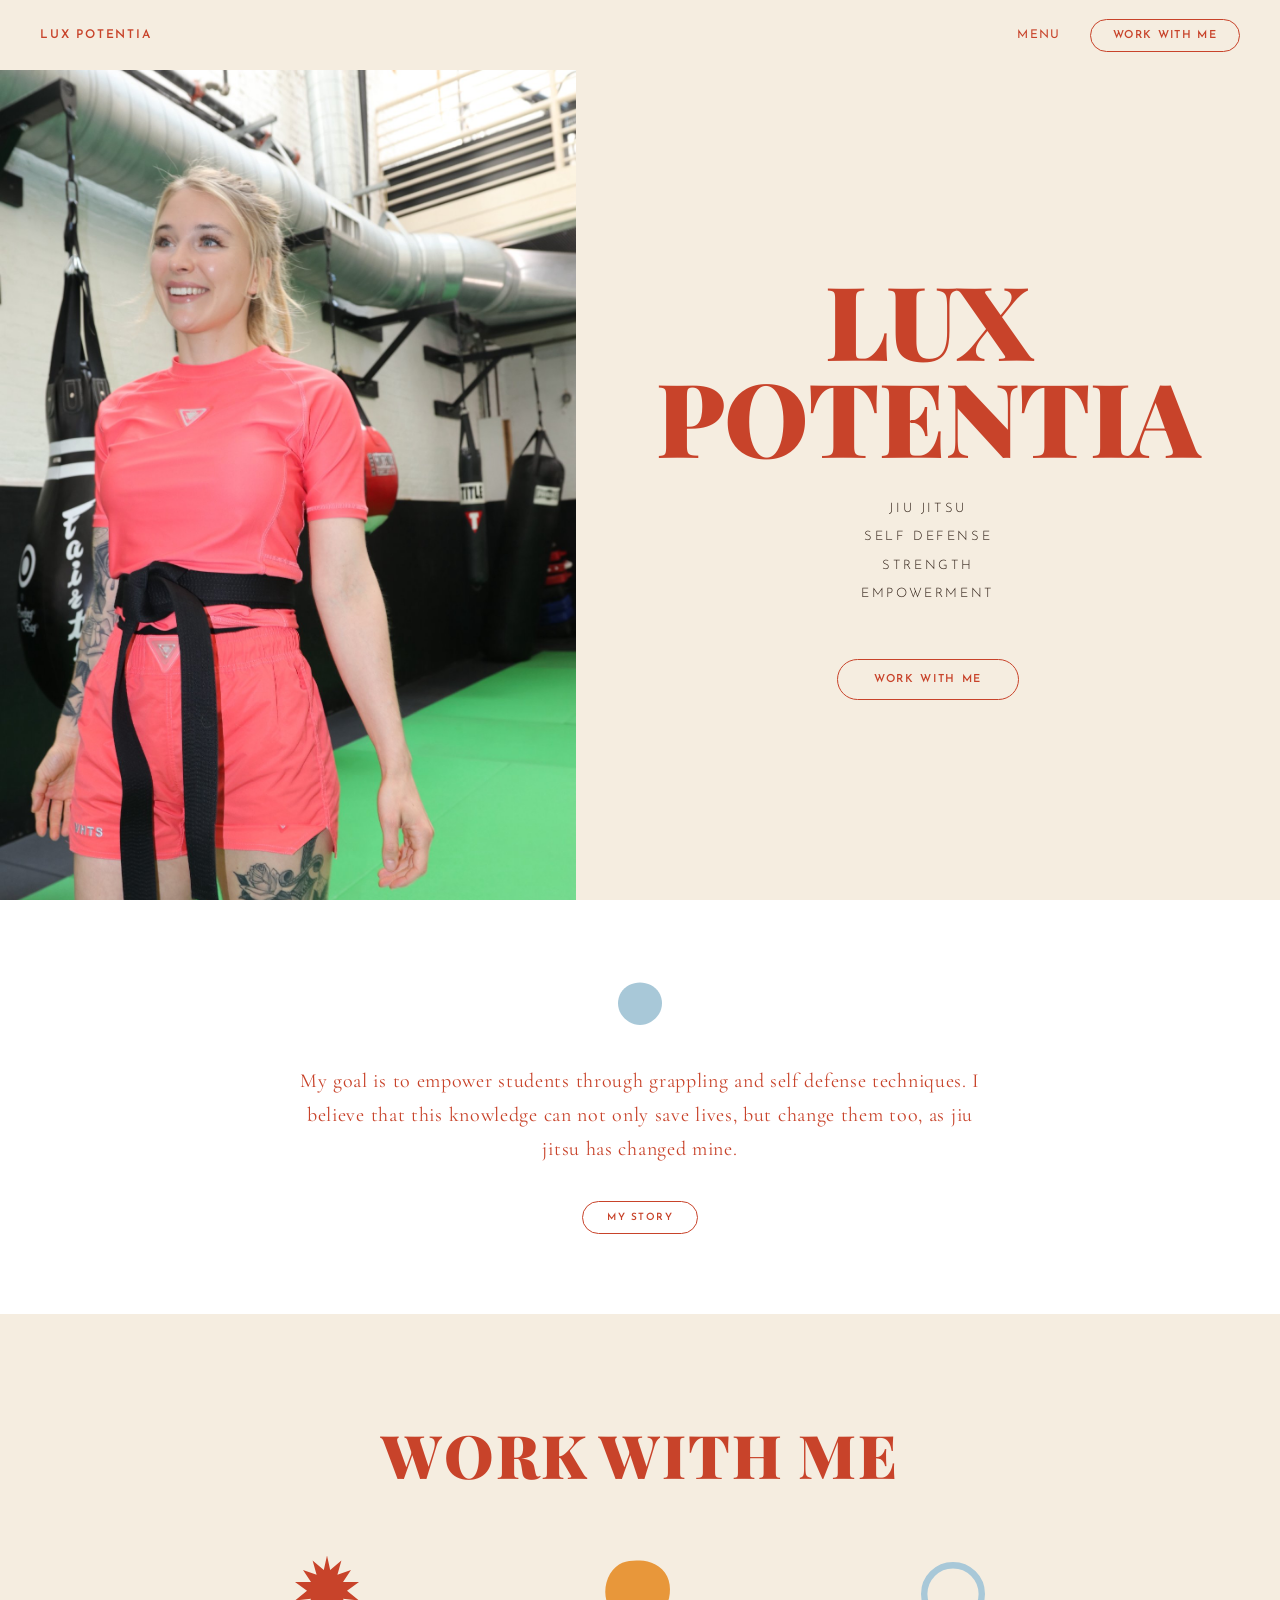
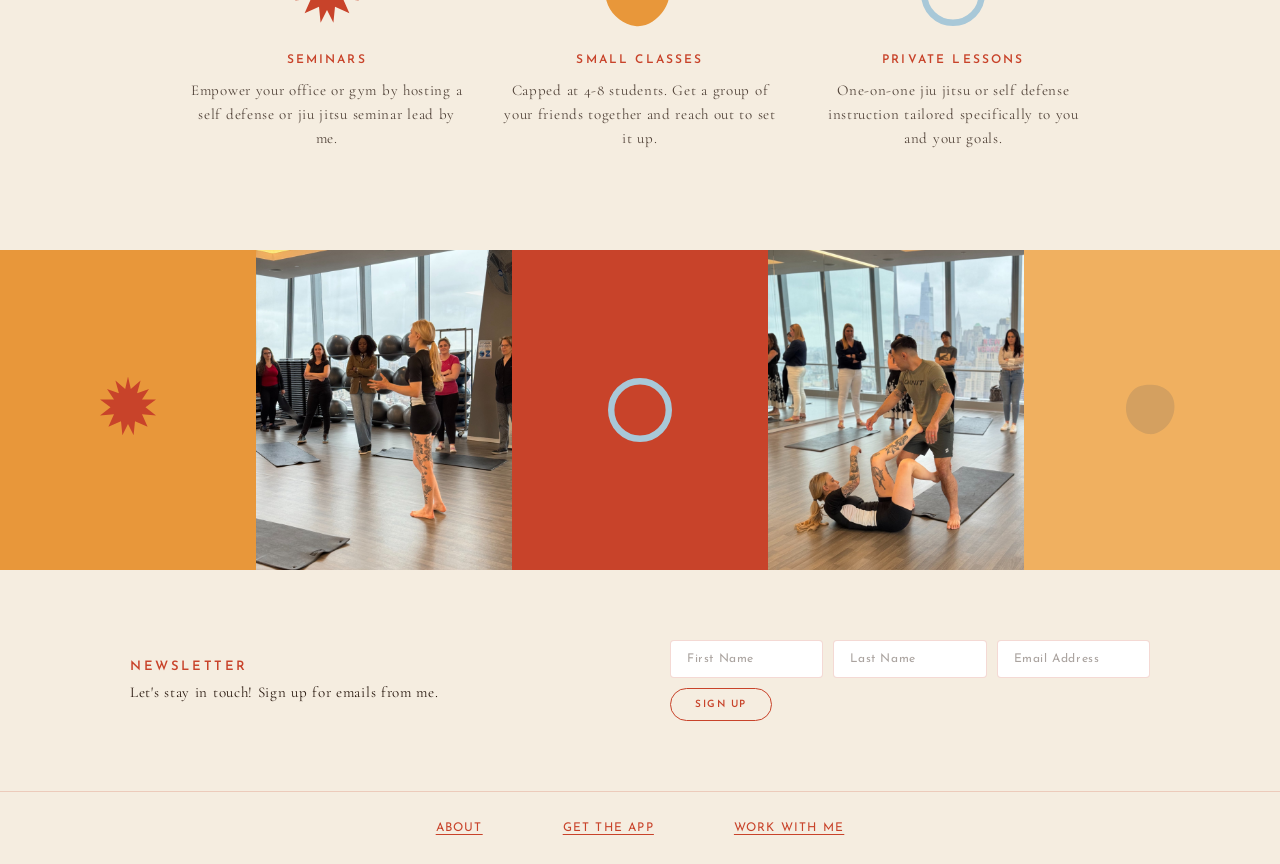
<file: index.html>
<!DOCTYPE html>
<html lang="en">
<head>
  <meta charset="UTF-8" />
  <meta name="viewport" content="width=device-width, initial-scale=1.0" />
  <title>Lux Potentia — Jiu Jitsu · Self Defense · Strength · Empowerment</title>
  <link rel="stylesheet" href="style.css" />
  <!-- Replace hero image src with your actual photo URL or local file path -->
</head>
<body>

  <!-- NAV OVERLAY -->
  <div class="nav-overlay" id="navOverlay">
    <button class="close-btn" onclick="toggleMenu()">Close</button>
    <a href="index.html">Home</a>
    <a href="about.html">About</a>
    <a href="work-with-me.html">Work With Me</a>
    <a href="courses.html">Get the App</a>
  </div>

  <!-- NAV -->
  <nav>
    <a class="nav-logo" href="index.html">Lux Potentia</a>
    <div class="nav-right">
      <button class="nav-menu-btn" onclick="toggleMenu()">Menu</button>
      <a class="nav-cta" href="work-with-me.html">Work With Me</a>
    </div>
  </nav>

  <div class="page-content">

    <!-- HERO -->
    <section class="hero">
      <div class="hero-image">
        <!-- Replace with your actual image. Save photo as images/hero-home.jpg -->
        <img src="hero-home.jpg" alt="Lux Potentia — Jiu Jitsu & Self Defense Instructor" />
      </div>
      <div class="hero-text">
        <h1 class="hero-title fade-up fade-up-delay-1">LUX<br>POTENTIA</h1>
        <p class="hero-subtitle fade-up fade-up-delay-2">
          Jiu Jitsu<br>
          Self Defense<br>
          Strength<br>
          Empowerment
        </p>
        <a href="work-with-me.html" class="btn-outline fade-up fade-up-delay-3">Work With Me</a>
      </div>
    </section>

    <!-- MISSION -->
    <section class="mission">
      <!-- Blue blob icon -->
      <svg class="mission-icon shape-blob-soft" viewBox="0 0 100 100" fill="currentColor">
        <path d="M50 5 C65 5, 80 12, 88 25 C96 38, 96 55, 88 68 C80 81, 65 90, 50 90 C35 90, 20 81, 12 68 C4 55, 4 38, 12 25 C20 12, 35 5, 50 5 Z"/>
      </svg>
      <p>My goal is to empower students through grappling and self defense techniques. I believe that this knowledge can not only save lives, but change them too, as jiu jitsu has changed mine.</p>
      <br>
      <a href="about.html" class="btn-outline btn-sm" style="margin-top:20px">My Story</a>
    </section>

    <!-- SERVICES -->
    <section class="services">
      <h2 class="section-title">WORK WITH ME</h2>
      <div class="services-grid">
        <a class="service-item" href="seminars.html" style="text-decoration:none;">
          <!-- Red burst icon -->
          <div class="service-icon">
            <svg viewBox="0 0 100 100" fill="#c8432a" width="80" height="80">
              <path d="M50 2 L54 20 L68 8 L63 26 L80 20 L70 35 L90 35 L75 46 L90 58 L70 56 L78 74 L60 66 L58 86 L50 70 L42 86 L40 66 L22 74 L30 56 L10 58 L25 46 L10 35 L30 35 L20 20 L37 26 L32 8 L46 20 Z"/>
            </svg>
          </div>
          <h3>Seminars</h3>
          <p>Empower your office or gym by hosting a self defense or jiu jitsu seminar lead by me.</p>
        </a>
        <a class="service-item" href="semiprivate.html" style="text-decoration:none;">
          <!-- Orange blob -->
          <div class="service-icon">
            <svg viewBox="0 0 100 100" fill="#e8973a" width="80" height="80">
              <path d="M50 8 C62 8, 78 15, 84 28 C90 41, 88 58, 80 70 C72 82, 58 92, 44 90 C30 88, 16 78, 10 64 C4 50, 6 32, 16 20 C26 8, 38 8, 50 8 Z"/>
            </svg>
          </div>
          <h3>Small Classes</h3>
          <p>Capped at 4-8 students. Get a group of your friends together and reach out to set it up.</p>
        </a>
        <a class="service-item" href="book-session.html" style="text-decoration:none;">
          <!-- Blue ring -->
          <div class="service-icon">
            <svg viewBox="0 0 100 100" width="80" height="80">
              <circle cx="50" cy="50" r="36" fill="none" stroke="#a8c8d8" stroke-width="8"/>
            </svg>
          </div>
          <h3>Private Lessons</h3>
          <p>One-on-one jiu jitsu or self defense instruction tailored specifically to you and your goals.</p>
        </a>
      </div>
    </section>

    <!-- PHOTO STRIP -->
    <div class="photo-strip">
      <div class="photo-strip-item color-block color-orange">
        <svg viewBox="0 0 100 100" fill="#c8432a" width="70" height="70">
          <path d="M50 2 L54 20 L68 8 L63 26 L80 20 L70 35 L90 35 L75 46 L90 58 L70 56 L78 74 L60 66 L58 86 L50 70 L42 86 L40 66 L22 74 L30 56 L10 58 L25 46 L10 35 L30 35 L20 20 L37 26 L32 8 L46 20 Z"/>
        </svg>
      </div>
      <div class="photo-strip-item">
        <img src="seminar-1.jpg" alt="Teaching a seminar" />
      </div>
      <div class="photo-strip-item color-block color-red">
        <svg viewBox="0 0 100 100" width="80" height="80">
          <circle cx="50" cy="50" r="36" fill="none" stroke="#a8c8d8" stroke-width="8"/>
        </svg>
      </div>
      <div class="photo-strip-item">
        <img src="seminar-2.jpg" alt="Seminar demo" />
      </div>
      <div class="photo-strip-item color-block color-orange-light">
        <svg viewBox="0 0 100 100" fill="#d4a060" width="60" height="60">
          <path d="M50 8 C62 8, 78 15, 84 28 C90 41, 88 58, 80 70 C72 82, 58 92, 44 90 C30 88, 16 78, 10 64 C4 50, 6 32, 16 20 C26 8, 38 8, 50 8 Z"/>
        </svg>
      </div>
    </div>

    <!-- NEWSLETTER -->
    <div class="newsletter">
      <div class="newsletter-text">
        <h3>Newsletter</h3>
        <p>Let's stay in touch! Sign up for emails from me.</p>
      </div>
      <form class="newsletter-form" onsubmit="return false;">
        <input type="text" placeholder="First Name" />
        <input type="text" placeholder="Last Name" />
        <input type="email" placeholder="Email Address" />
        <button type="submit" class="btn-outline btn-sm">Sign Up</button>
      </form>
    </div>

    <!-- FOOTER -->
    <footer>
      <a href="about.html">About</a>
      <a href="courses.html">Get the App</a>
      <a href="work-with-me.html">Work With Me</a>
    </footer>

  </div>

  <script src="nav.js"></script>
</body>
</html>
</file>
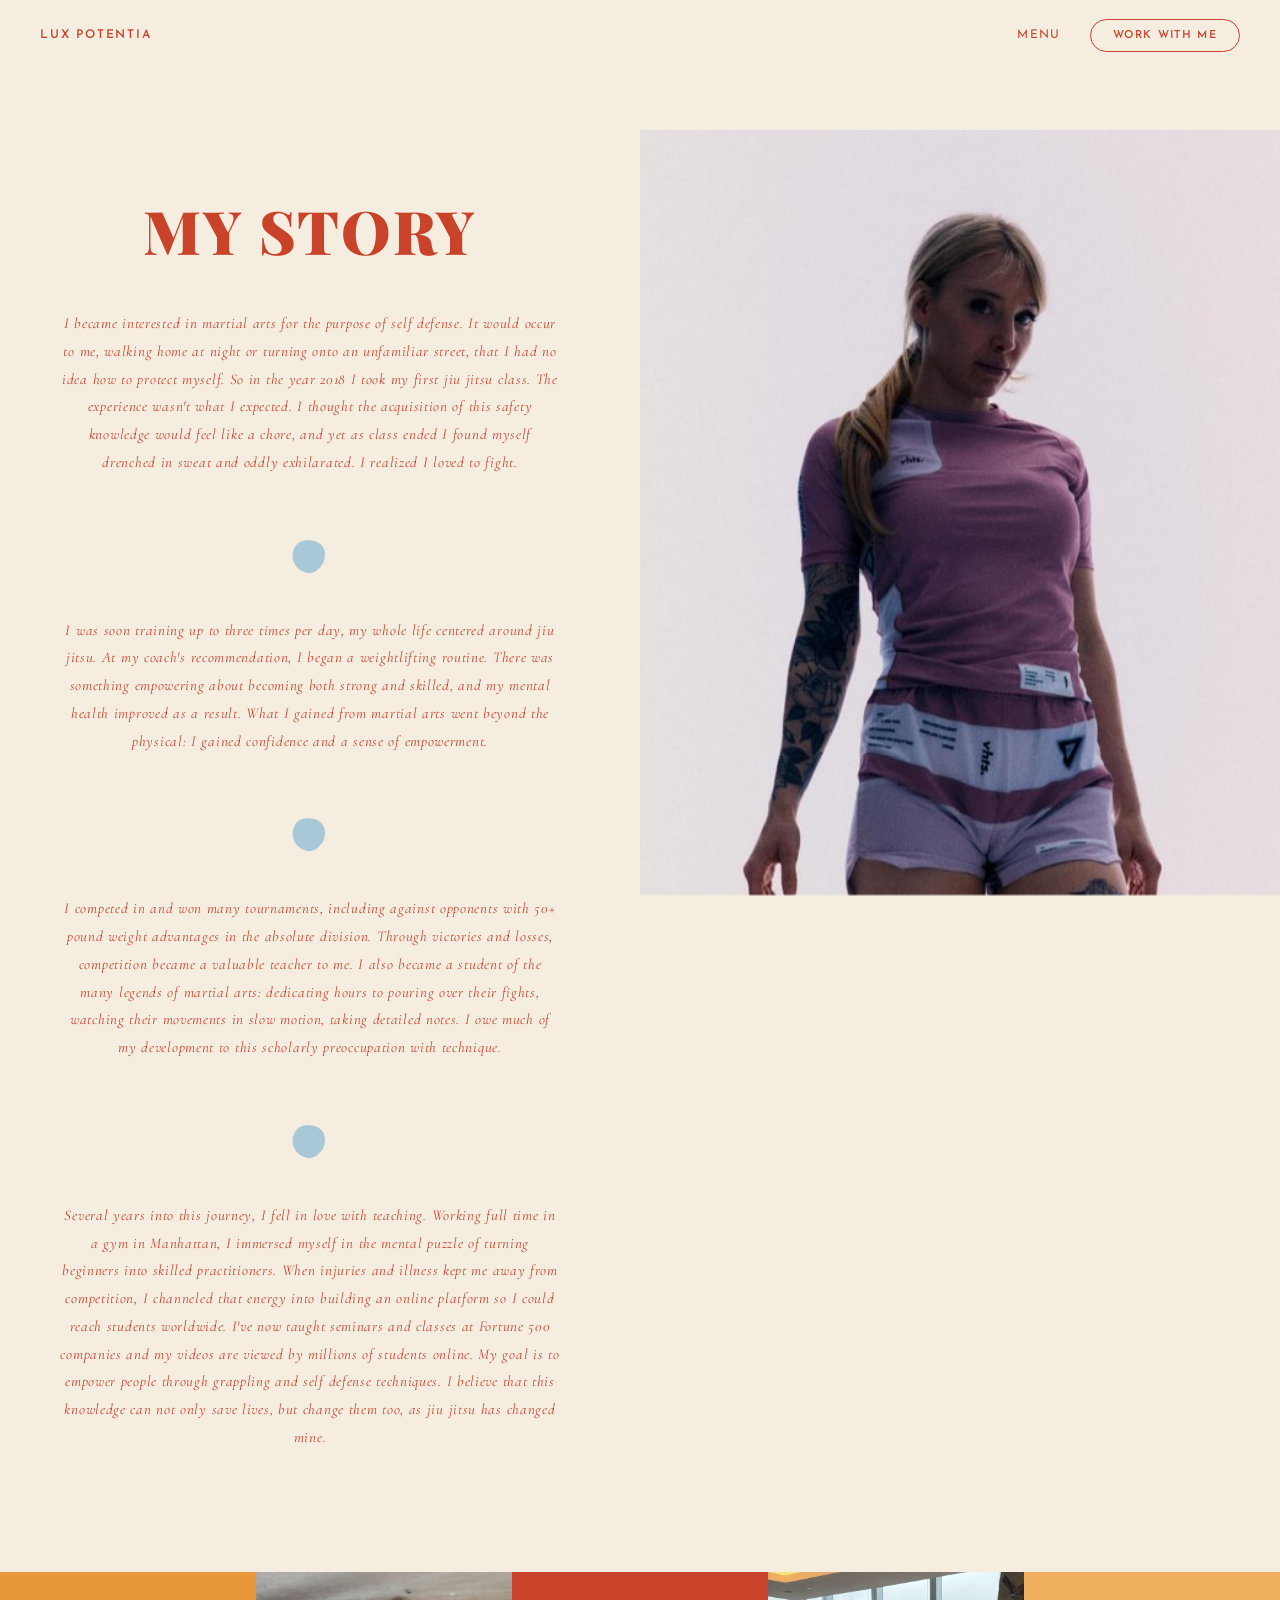
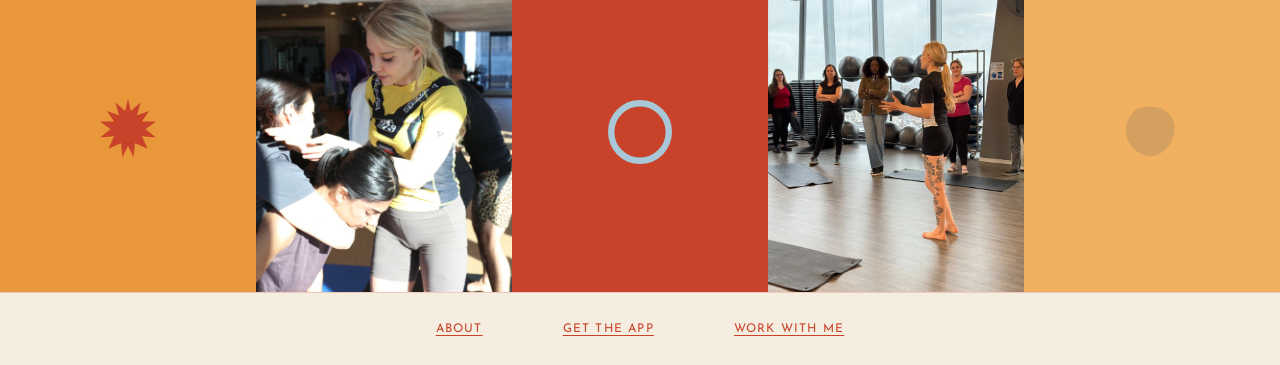
<file: about.html>
<!DOCTYPE html>
<html lang="en">
<head>
  <meta charset="UTF-8" />
  <meta name="viewport" content="width=device-width, initial-scale=1.0" />
  <title>My Story — Lux Potentia</title>
  <link rel="stylesheet" href="style.css" />
</head>
<body>

  <!-- NAV OVERLAY -->
  <div class="nav-overlay" id="navOverlay">
    <button class="close-btn" onclick="toggleMenu()">Close</button>
    <a href="index.html">Home</a>
    <a href="about.html">About</a>
    <a href="work-with-me.html">Work With Me</a>
    <a href="courses.html">Get the App</a>
  </div>

  <!-- NAV -->
  <nav>
    <a class="nav-logo" href="index.html">Lux Potentia</a>
    <div class="nav-right">
      <button class="nav-menu-btn" onclick="toggleMenu()">Menu</button>
      <a class="nav-cta" href="work-with-me.html">Work With Me</a>
    </div>
  </nav>

  <div class="page-content">

    <!-- ABOUT HERO -->
    <section class="about-hero">
      <div class="about-text-col">
        <h1 class="section-title fade-up fade-up-delay-1">MY STORY</h1>

        <div class="story-block fade-up fade-up-delay-2">
          <p>I became interested in martial arts for the purpose of self defense. It would occur to me, walking home at night or turning onto an unfamiliar street, that I had no idea how to protect myself. So in the year 2018 I took my first jiu jitsu class. The experience wasn't what I expected. I thought the acquisition of this safety knowledge would feel like a chore, and yet as class ended I found myself drenched in sweat and oddly exhilarated. I realized I loved to fight.</p>
        </div>

        <svg class="shape-divider shape-blob-soft" viewBox="0 0 100 100" fill="currentColor">
          <path d="M50 8 C62 8, 78 15, 84 28 C90 41, 88 58, 80 70 C72 82, 58 92, 44 90 C30 88, 16 78, 10 64 C4 50, 6 32, 16 20 C26 8, 38 8, 50 8 Z"/>
        </svg>

        <div class="story-block">
          <p>I was soon training up to three times per day, my whole life centered around jiu jitsu. At my coach's recommendation, I began a weightlifting routine. There was something empowering about becoming both strong and skilled, and my mental health improved as a result. What I gained from martial arts went beyond the physical: I gained confidence and a sense of empowerment.</p>
        </div>

        <svg class="shape-divider shape-blob-soft" viewBox="0 0 100 100" fill="currentColor">
          <path d="M50 8 C62 8, 78 15, 84 28 C90 41, 88 58, 80 70 C72 82, 58 92, 44 90 C30 88, 16 78, 10 64 C4 50, 6 32, 16 20 C26 8, 38 8, 50 8 Z"/>
        </svg>

        <div class="story-block">
          <p>I competed in and won many tournaments, including against opponents with 50+ pound weight advantages in the absolute division. Through victories and losses, competition became a valuable teacher to me. I also became a student of the many legends of martial arts: dedicating hours to pouring over their fights, watching their movements in slow motion, taking detailed notes. I owe much of my development to this scholarly preoccupation with technique.</p>
        </div>

        <svg class="shape-divider shape-blob-soft" viewBox="0 0 100 100" fill="currentColor">
          <path d="M50 8 C62 8, 78 15, 84 28 C90 41, 88 58, 80 70 C72 82, 58 92, 44 90 C30 88, 16 78, 10 64 C4 50, 6 32, 16 20 C26 8, 38 8, 50 8 Z"/>
        </svg>

        <div class="story-block">
          <p>Several years into this journey, I fell in love with teaching. Working full time in a gym in Manhattan, I immersed myself in the mental puzzle of turning beginners into skilled practitioners. When injuries and illness kept me away from competition, I channeled that energy into building an online platform so I could reach students worldwide. I've now taught seminars and classes at Fortune 500 companies and my videos are viewed by millions of students online. My goal is to empower people through grappling and self defense techniques. I believe that this knowledge can not only save lives, but change them too, as jiu jitsu has changed mine.</p>
        </div>
      </div>

      <div class="about-image-col">
        <!-- Replace with your actual image -->
        <img src="about-hero.jpg" alt="Lux Potentia — BJJ Black Belt" />
      </div>
    </section>

    <!-- PHOTO STRIP -->
    <div class="photo-strip">
      <div class="photo-strip-item color-block color-orange">
        <svg viewBox="0 0 100 100" fill="#c8432a" width="70" height="70">
          <path d="M50 2 L54 20 L68 8 L63 26 L80 20 L70 35 L90 35 L75 46 L90 58 L70 56 L78 74 L60 66 L58 86 L50 70 L42 86 L40 66 L22 74 L30 56 L10 58 L25 46 L10 35 L30 35 L20 20 L37 26 L32 8 L46 20 Z"/>
        </svg>
      </div>
      <div class="photo-strip-item">
        <img src="semiprivate-1.jpg" alt="Teaching students" />
      </div>
      <div class="photo-strip-item color-block color-red">
        <svg viewBox="0 0 100 100" width="80" height="80">
          <circle cx="50" cy="50" r="36" fill="none" stroke="#a8c8d8" stroke-width="8"/>
        </svg>
      </div>
      <div class="photo-strip-item">
        <img src="seminar-1.jpg" alt="Seminar" />
      </div>
      <div class="photo-strip-item color-block color-orange-light">
        <svg viewBox="0 0 100 100" fill="#d4a060" width="60" height="60">
          <path d="M50 8 C62 8, 78 15, 84 28 C90 41, 88 58, 80 70 C72 82, 58 92, 44 90 C30 88, 16 78, 10 64 C4 50, 6 32, 16 20 C26 8, 38 8, 50 8 Z"/>
        </svg>
      </div>
    </div>

    <!-- FOOTER -->
    <footer>
      <a href="about.html">About</a>
      <a href="courses.html">Get the App</a>
      <a href="work-with-me.html">Work With Me</a>
    </footer>

  </div>

  <script src="nav.js"></script>
</body>
</html>
</file>
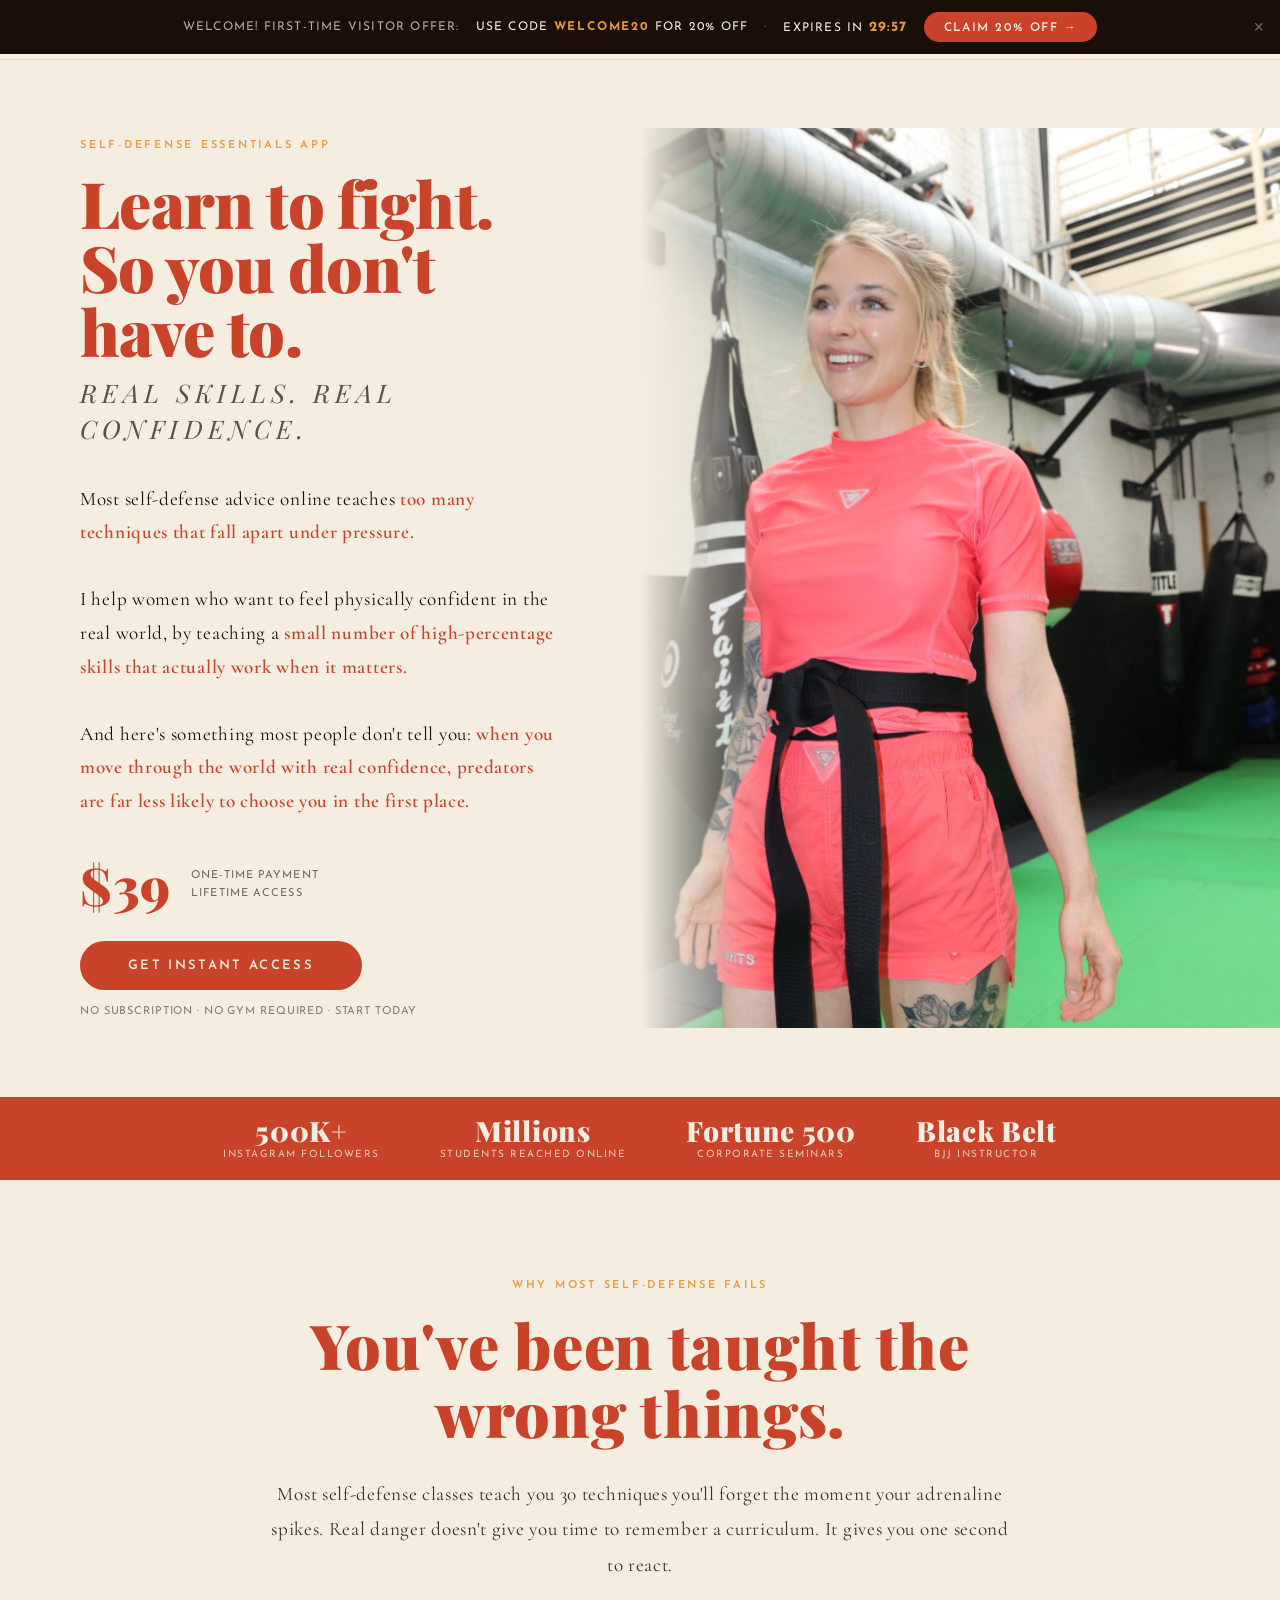
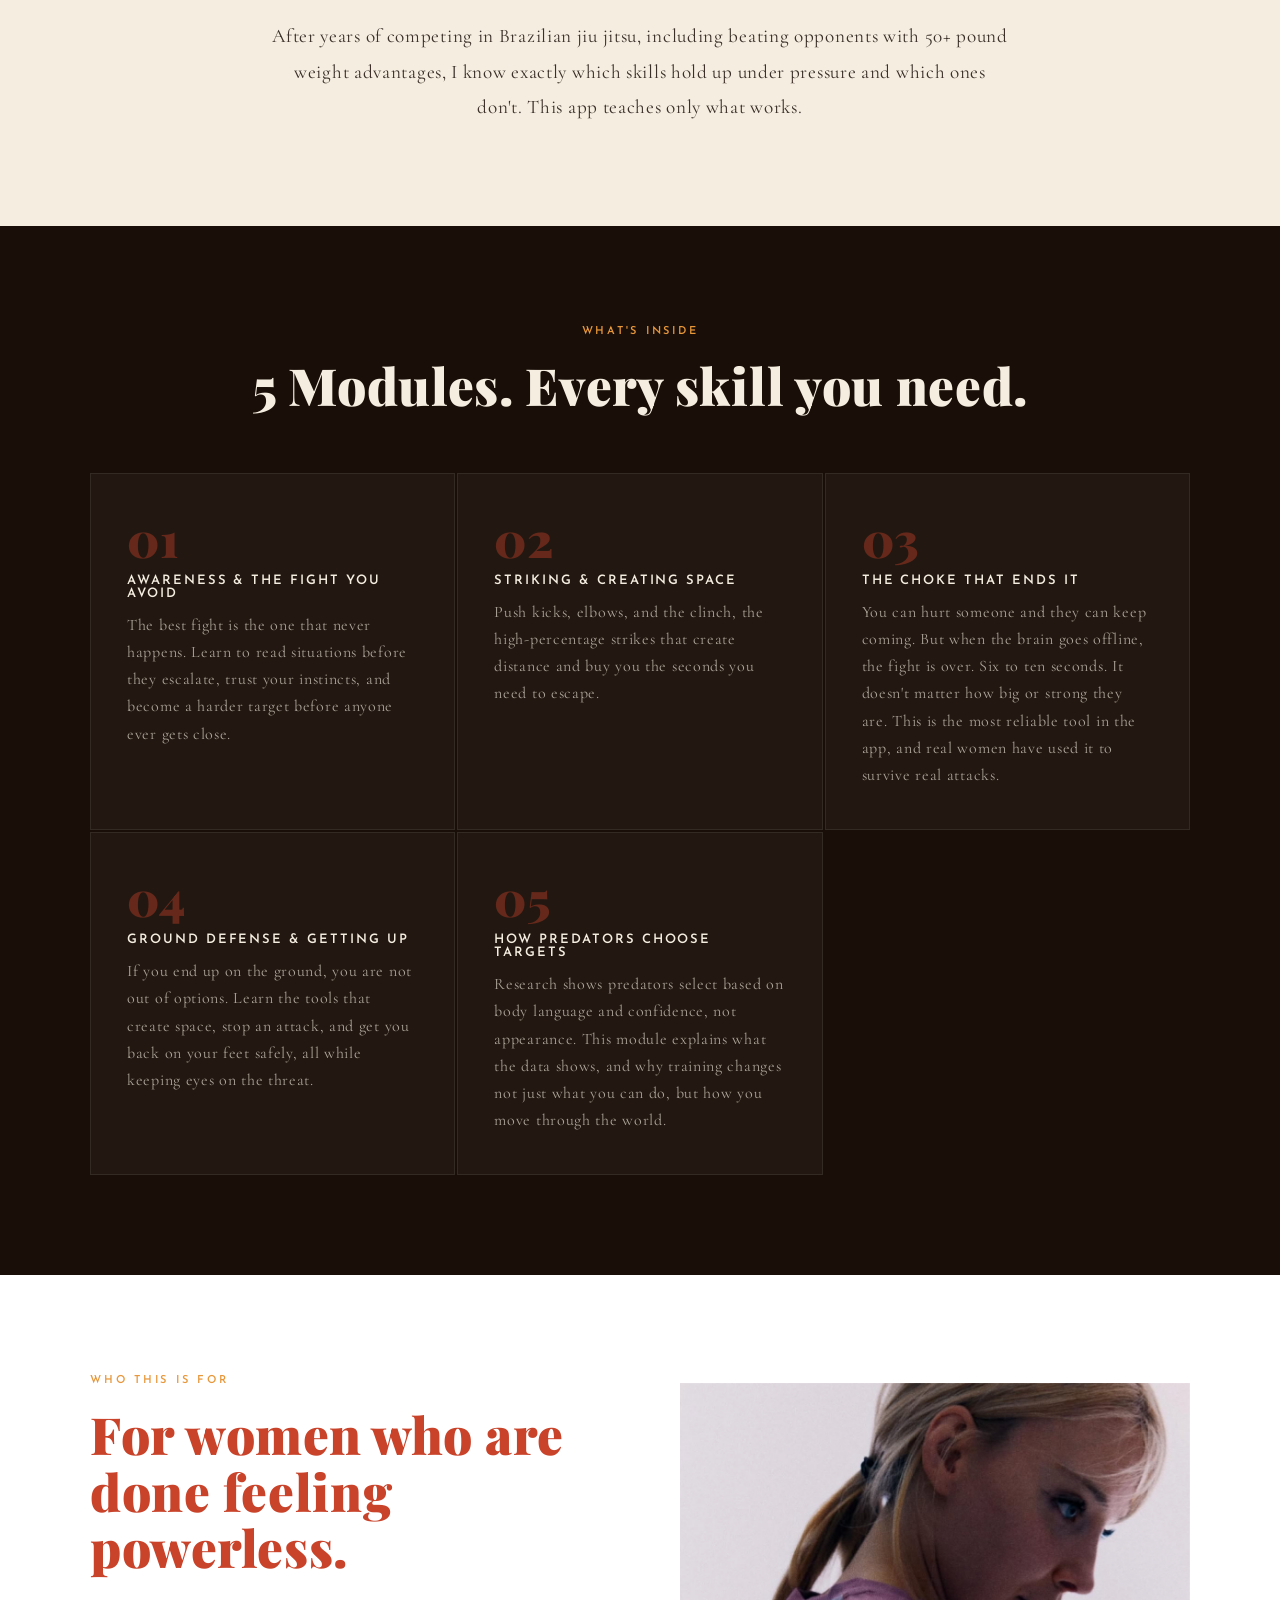
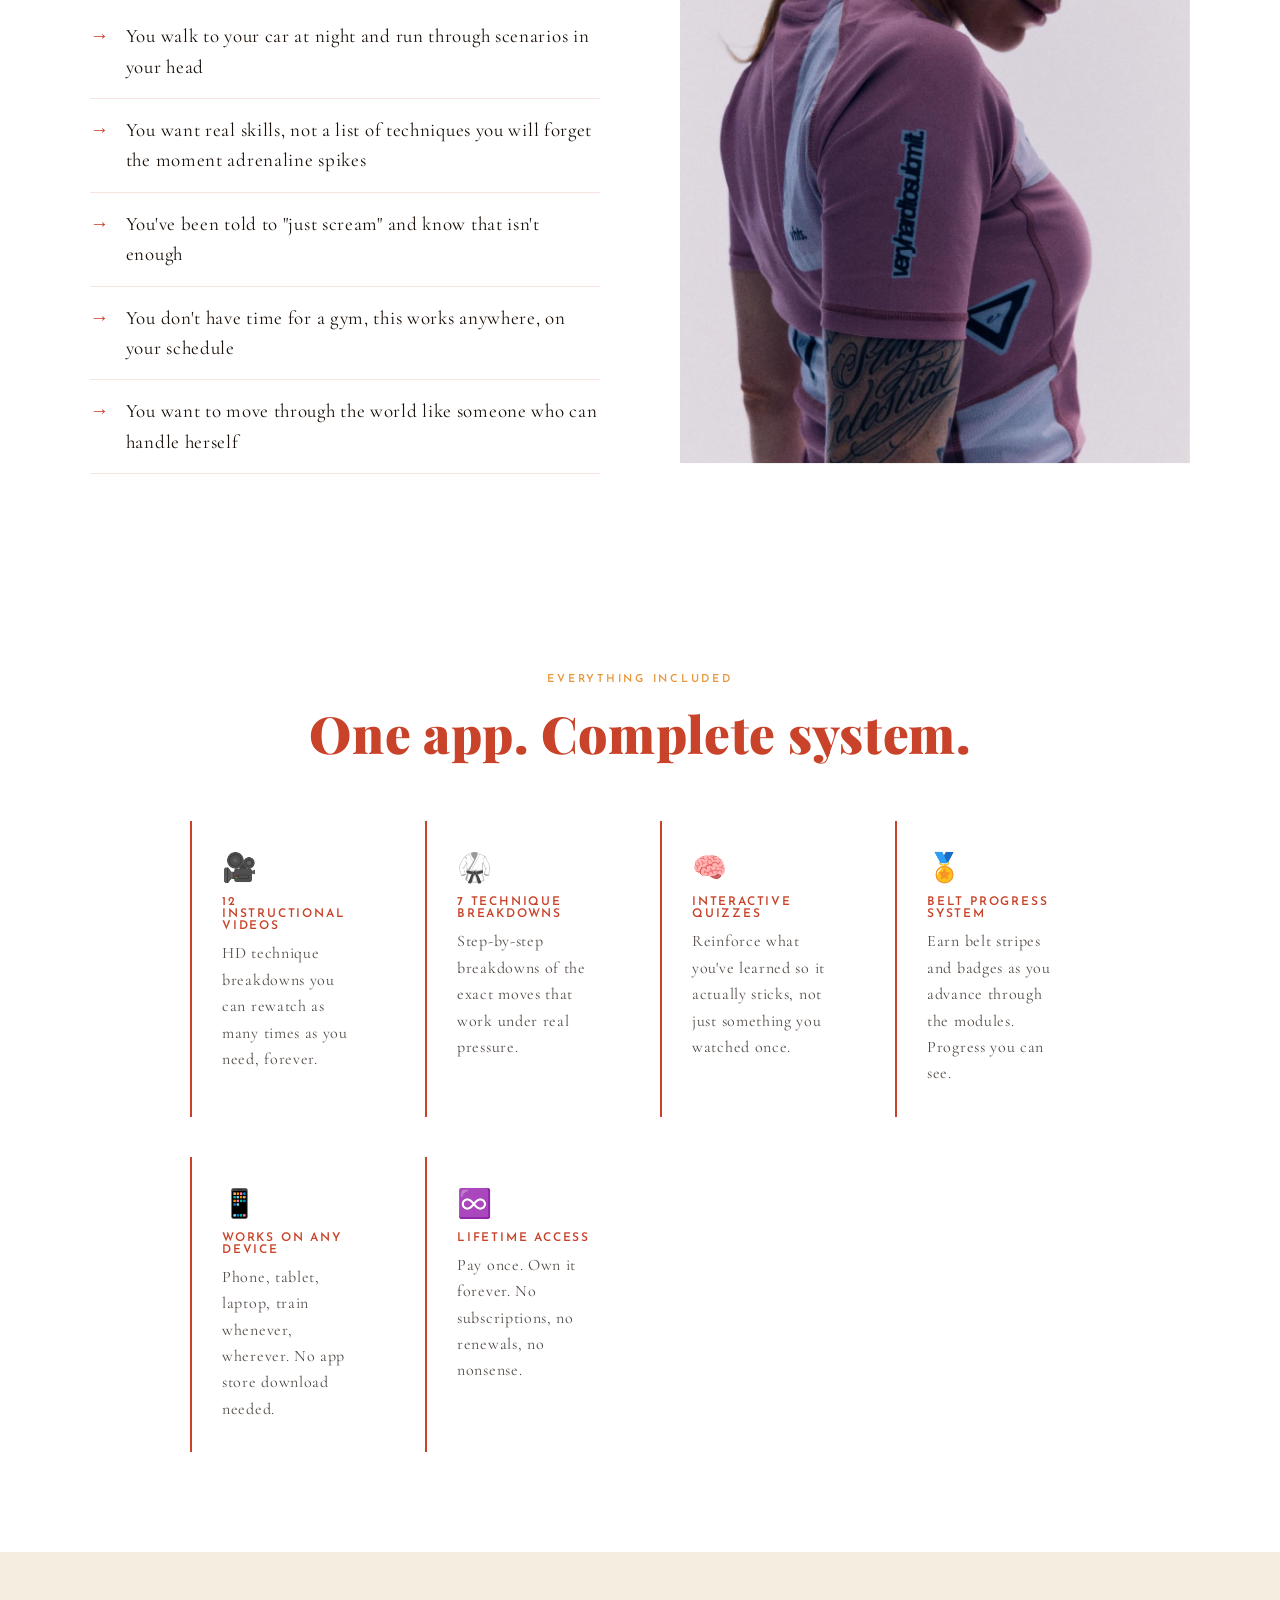
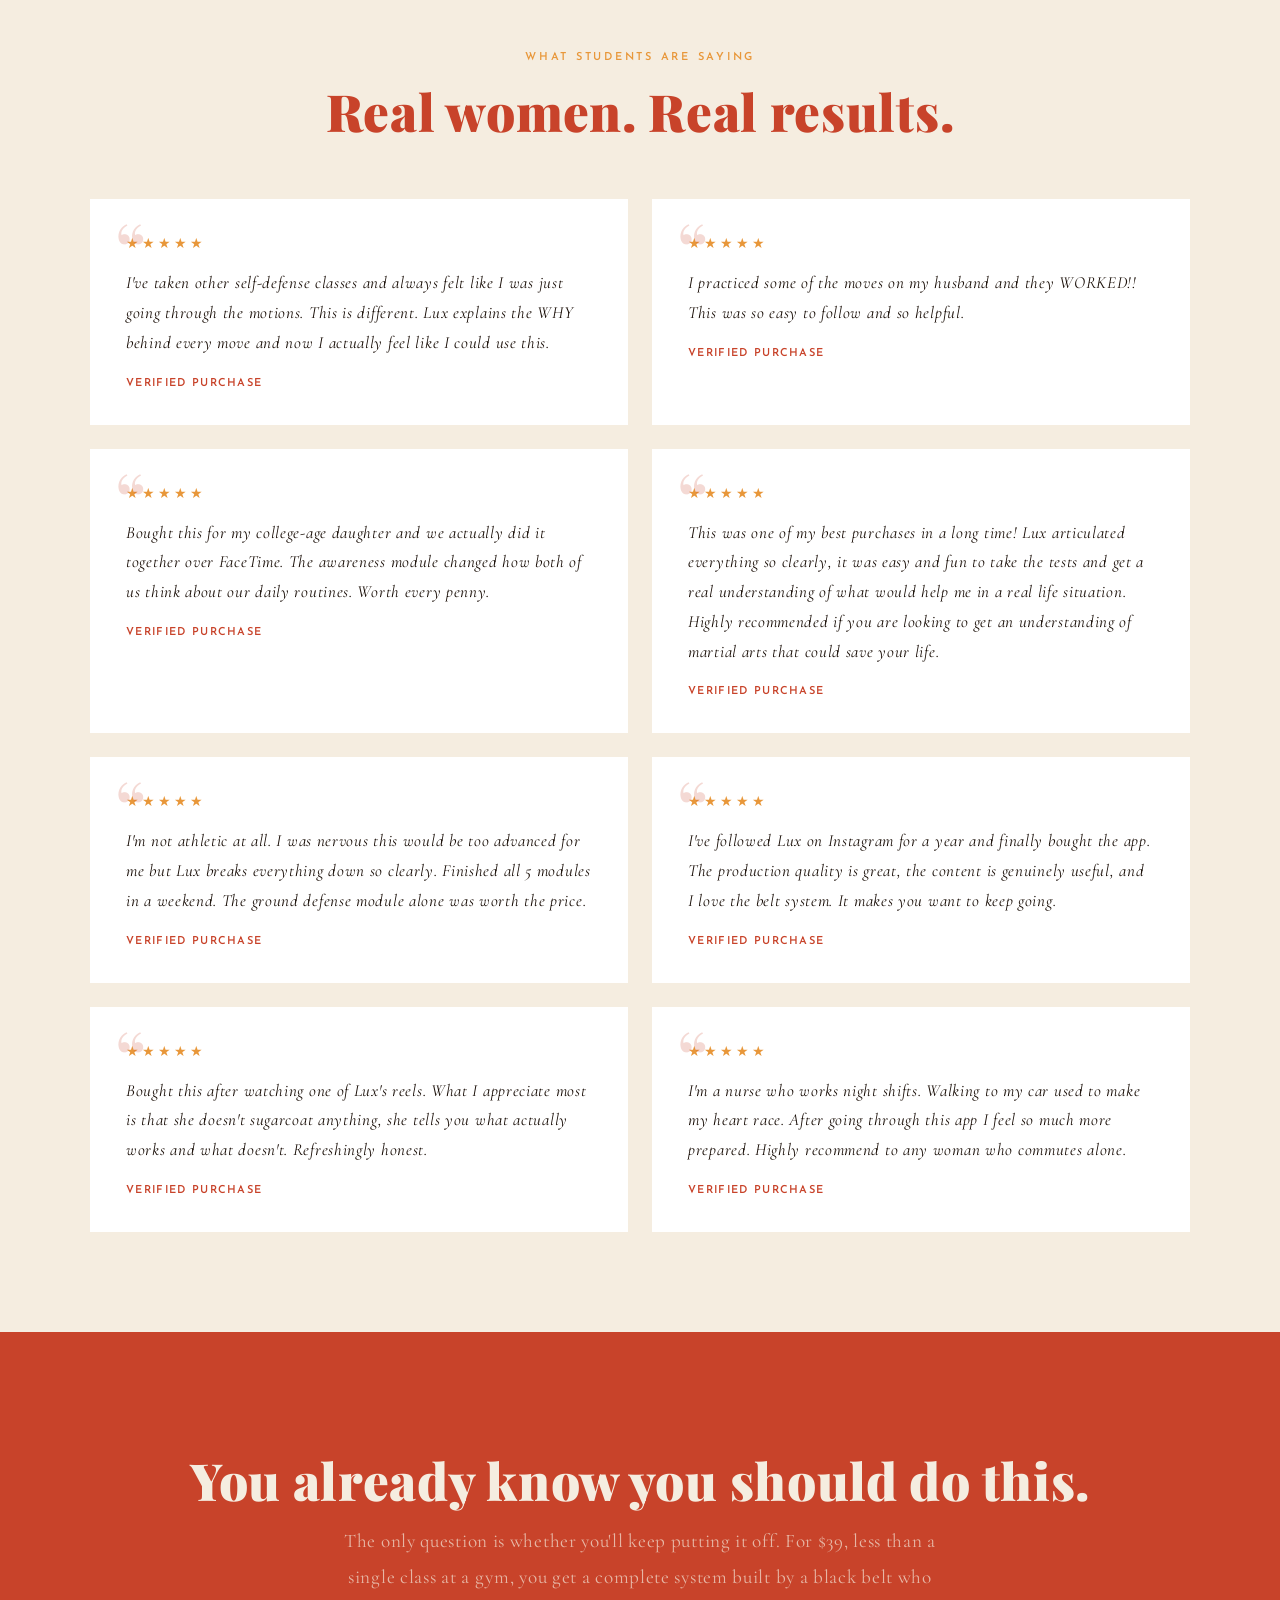
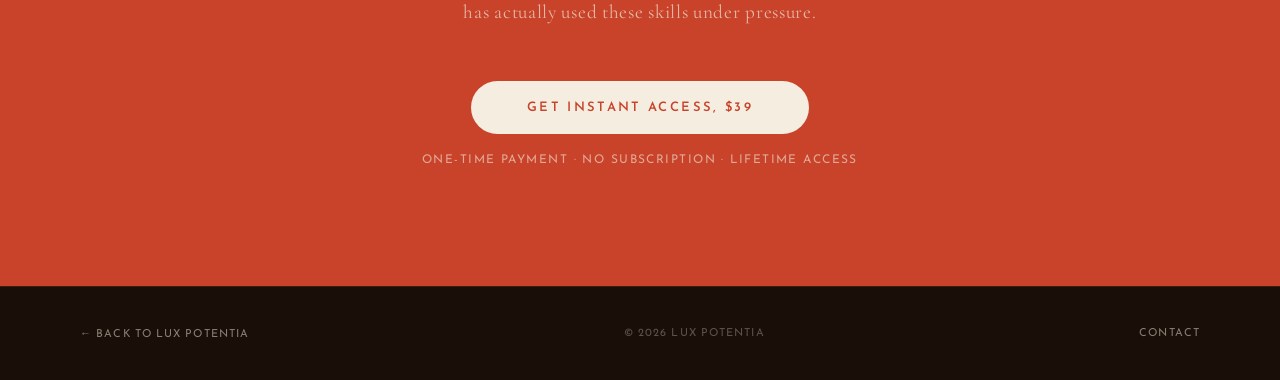
<file: app.html>
<!DOCTYPE html>
<html lang="en">
<head>
  <meta charset="UTF-8" />
  <meta name="viewport" content="width=device-width, initial-scale=1.0" />
  <title>Self-Defense Essentials, Lux Potentia</title>
  <link rel="stylesheet" href="style.css" />
  <link href="https://fonts.googleapis.com/css2?family=Playfair+Display:ital,wght@0,400;0,700;0,900;1,400;1,700&family=Josefin+Sans:wght@300;400;600&family=Cormorant+Garamond:ital,wght@0,400;0,500;1,400&display=swap" rel="stylesheet">
  <!-- Gumroad overlay script -->
  <script src="https://gumroad.com/js/gumroad.js"></script>

  <style>
    /* ---- SALES PAGE SPECIFIC STYLES ---- */
    * { margin: 0; padding: 0; box-sizing: border-box; }

    :root {
      --cream: #f5ede0;
      --red: #c8432a;
      --dark: #1a0f08;
      --orange: #e8973a;
      --blue: #a8c8d8;
      --white: #ffffff;
    }

    body {
      background: var(--cream);
      font-family: 'Josefin Sans', sans-serif;
      color: var(--dark);
      overflow-x: hidden;
    }

    /* ---- TOP NAV ---- */
    .sales-nav {
      position: fixed;
      top: 0; left: 0; right: 0;
      z-index: 100;
      display: flex;
      align-items: center;
      justify-content: space-between;
      padding: 0 40px;
      height: 60px;
      background: var(--cream);
      border-bottom: 1px solid rgba(200,67,42,0.15);
    }
    .sales-nav a {
      font-size: 11px;
      font-weight: 600;
      letter-spacing: 0.15em;
      color: var(--red);
      text-decoration: none;
      text-transform: uppercase;
    }
    .sales-nav .buy-nav {
      border: 1.5px solid var(--red);
      border-radius: 30px;
      padding: 8px 20px;
      transition: all 0.3s;
    }
    .sales-nav .buy-nav:hover {
      background: var(--red);
      color: var(--cream);
    }

    /* ---- HERO ---- */
    .hero {
      min-height: 100vh;
      padding-top: 60px;
      display: grid;
      grid-template-columns: 1fr 1fr;
      align-items: center;
    }

    .hero-left {
      padding: 80px 60px 80px 80px;
      animation: fadeUp 0.9s ease forwards;
    }

    .eyebrow {
      font-size: 11px;
      font-weight: 600;
      letter-spacing: 0.25em;
      color: var(--orange);
      text-transform: uppercase;
      margin-bottom: 20px;
      display: block;
    }

    .hero-title {
      font-family: 'Playfair Display', serif;
      font-size: clamp(42px, 5vw, 72px);
      font-weight: 900;
      color: var(--red);
      line-height: 1.0;
      margin-bottom: 12px;
    }

    .hero-subtitle {
      font-family: 'Playfair Display', serif;
      font-size: clamp(18px, 2vw, 26px);
      font-weight: 400;
      font-style: italic;
      color: var(--dark);
      opacity: 0.7;
      margin-bottom: 36px;
      line-height: 1.4;
    }

    .hero-problem {
      font-family: 'Cormorant Garamond', serif;
      font-size: clamp(16px, 1.5vw, 20px);
      line-height: 1.75;
      color: var(--dark);
      margin-bottom: 40px;
      max-width: 480px;
    }

    .hero-problem strong {
      color: var(--red);
      font-weight: 600;
    }

    .price-block {
      display: flex;
      align-items: center;
      gap: 20px;
      margin-bottom: 30px;
    }

    .price {
      font-family: 'Playfair Display', serif;
      font-size: 52px;
      font-weight: 900;
      color: var(--red);
      line-height: 1;
    }

    .price-note {
      font-size: 11px;
      letter-spacing: 0.1em;
      color: var(--dark);
      opacity: 0.6;
      text-transform: uppercase;
      line-height: 1.6;
    }

    .btn-buy {
      display: inline-block;
      background: var(--red);
      color: var(--cream) !important;
      font-family: 'Josefin Sans', sans-serif;
      font-size: 13px;
      font-weight: 600;
      letter-spacing: 0.18em;
      text-transform: uppercase;
      text-decoration: none;
      padding: 18px 48px;
      border-radius: 50px;
      transition: all 0.3s ease;
      border: none;
      cursor: pointer;
    }

    .btn-buy:hover {
      background: var(--dark);
      transform: translateY(-2px);
      box-shadow: 0 8px 30px rgba(200,67,42,0.3);
    }

    .guarantee {
      margin-top: 16px;
      font-size: 11px;
      letter-spacing: 0.08em;
      color: var(--dark);
      opacity: 0.5;
      text-transform: uppercase;
    }

    .hero-right {
      position: relative;
      height: 100vh;
      overflow: hidden;
    }

    .hero-right img {
      width: 100%;
      height: 100%;
      object-fit: cover;
      object-position: center 25%;
    }

    .hero-right::after {
      content: '';
      position: absolute;
      inset: 0;
      background: linear-gradient(to right, var(--cream) 0%, transparent 20%);
    }

    /* ---- SOCIAL PROOF BAR ---- */
    .proof-bar {
      background: var(--red);
      padding: 20px 40px;
      display: flex;
      justify-content: center;
      gap: 60px;
      flex-wrap: wrap;
    }

    .proof-item {
      text-align: center;
      color: var(--cream);
    }

    .proof-num {
      font-family: 'Playfair Display', serif;
      font-size: 28px;
      font-weight: 900;
      display: block;
      line-height: 1;
    }

    .proof-label {
      font-size: 10px;
      letter-spacing: 0.15em;
      text-transform: uppercase;
      opacity: 0.8;
      margin-top: 4px;
      display: block;
    }

    /* ---- PROBLEM SECTION ---- */
    .problem-section {
      padding: 100px 80px;
      max-width: 900px;
      margin: 0 auto;
      text-align: center;
    }

    .section-label {
      font-size: 11px;
      font-weight: 600;
      letter-spacing: 0.25em;
      color: var(--orange);
      text-transform: uppercase;
      margin-bottom: 20px;
      display: block;
    }

    .section-heading {
      font-family: 'Playfair Display', serif;
      font-size: clamp(30px, 4vw, 52px);
      font-weight: 900;
      color: var(--red);
      line-height: 1.1;
      margin-bottom: 30px;
    }

    .section-body {
      font-family: 'Cormorant Garamond', serif;
      font-size: clamp(17px, 1.5vw, 21px);
      line-height: 1.85;
      color: var(--dark);
      opacity: 0.85;
    }

    /* ---- WHAT YOU GET ---- */
    .modules-section {
      background: var(--dark);
      padding: 100px 80px;
    }

    .modules-section .section-label { color: var(--orange); }
    .modules-section .section-heading { color: var(--cream); margin-bottom: 60px; }

    .modules-grid {
      display: grid;
      grid-template-columns: repeat(auto-fit, minmax(280px, 1fr));
      gap: 2px;
      max-width: 1100px;
      margin: 0 auto;
    }

    .module-card {
      background: rgba(255,255,255,0.04);
      border: 1px solid rgba(255,255,255,0.08);
      padding: 40px 36px;
      transition: background 0.3s;
    }

    .module-card:hover {
      background: rgba(200,67,42,0.12);
    }

    .module-num {
      font-family: 'Playfair Display', serif;
      font-size: 48px;
      font-weight: 900;
      color: var(--red);
      opacity: 0.4;
      line-height: 1;
      margin-bottom: 12px;
    }

    .module-title {
      font-family: 'Josefin Sans', sans-serif;
      font-size: 13px;
      font-weight: 600;
      letter-spacing: 0.15em;
      color: var(--cream);
      text-transform: uppercase;
      margin-bottom: 12px;
    }

    .module-desc {
      font-family: 'Cormorant Garamond', serif;
      font-size: 16px;
      color: rgba(245,237,224,0.65);
      line-height: 1.7;
    }

    /* ---- WHO IT'S FOR ---- */
    .for-section {
      padding: 100px 80px;
      display: grid;
      grid-template-columns: 1fr 1fr;
      gap: 80px;
      max-width: 1100px;
      margin: 0 auto;
      align-items: center;
    }

    .for-list {
      list-style: none;
      margin-top: 30px;
    }

    .for-list li {
      font-family: 'Cormorant Garamond', serif;
      font-size: 19px;
      color: var(--dark);
      line-height: 1.6;
      padding: 16px 0;
      border-bottom: 1px solid rgba(200,67,42,0.15);
      display: flex;
      gap: 16px;
      align-items: flex-start;
    }

    .for-list li::before {
      content: '→';
      color: var(--red);
      font-family: 'Josefin Sans', sans-serif;
      flex-shrink: 0;
      margin-top: 2px;
    }

    .for-image {
      position: relative;
    }

    .for-image img {
      width: 100%;
      aspect-ratio: 3/4;
      object-fit: cover;
      object-position: top;
    }

    .for-image::before {
      content: '';
      position: absolute;
      inset: -12px;
      border: 2px solid var(--red);
      opacity: 0.3;
      z-index: -1;
    }

    /* ---- WHAT'S INSIDE ---- */
    .inside-section {
      background: white;
      padding: 100px 80px;
      text-align: center;
    }

    .features-grid {
      display: grid;
      grid-template-columns: repeat(4, 1fr);
      gap: 40px;
      max-width: 900px;
      margin: 60px auto 0;
      text-align: left;
    }

    .feature {
      padding: 30px;
      border-left: 2px solid var(--red);
    }

    .feature-icon {
      font-size: 28px;
      margin-bottom: 12px;
      display: block;
    }

    .feature-title {
      font-family: 'Josefin Sans', sans-serif;
      font-size: 12px;
      font-weight: 600;
      letter-spacing: 0.15em;
      color: var(--red);
      text-transform: uppercase;
      margin-bottom: 8px;
    }

    .feature-desc {
      font-family: 'Cormorant Garamond', serif;
      font-size: 16px;
      color: var(--dark);
      opacity: 0.75;
      line-height: 1.65;
    }

    /* ---- REVIEWS ---- */
    .reviews-section {
      padding: 100px 80px;
      background: var(--cream);
    }

    .reviews-grid {
      display: grid;
      grid-template-columns: repeat(3, 1fr);
      gap: 24px;
      max-width: 1100px;
      margin: 60px auto 0;
    }

    .review-card {
      background: white;
      padding: 36px;
      position: relative;
    }

    .review-card::before {
      content: '\201C';
      font-family: 'Playfair Display', serif;
      font-size: 80px;
      color: var(--red);
      opacity: 0.2;
      position: absolute;
      top: 10px;
      left: 24px;
      line-height: 1;
    }

    .review-stars {
      color: var(--orange);
      font-size: 14px;
      letter-spacing: 3px;
      margin-bottom: 16px;
    }

    .review-text {
      font-family: 'Cormorant Garamond', serif;
      font-size: 17px;
      line-height: 1.75;
      color: var(--dark);
      margin-bottom: 20px;
      font-style: italic;
    }

    .review-author {
      font-size: 11px;
      font-weight: 600;
      letter-spacing: 0.12em;
      color: var(--red);
      text-transform: uppercase;
    }

    .review-handle {
      font-size: 11px;
      color: var(--dark);
      opacity: 0.5;
      letter-spacing: 0.05em;
      margin-top: 2px;
    }

    /* ---- CTA SECTION ---- */
    .cta-section {
      background: var(--red);
      padding: 120px 80px;
      text-align: center;
    }

    .cta-section .section-heading {
      color: var(--cream);
      margin-bottom: 16px;
    }

    .cta-section .section-body {
      color: rgba(245,237,224,0.8);
      max-width: 600px;
      margin: 0 auto 50px;
    }

    .btn-buy-light {
      display: inline-block;
      background: var(--cream);
      color: var(--red) !important;
      font-family: 'Josefin Sans', sans-serif;
      font-size: 13px;
      font-weight: 600;
      letter-spacing: 0.18em;
      text-transform: uppercase;
      text-decoration: none;
      padding: 20px 56px;
      border-radius: 50px;
      transition: all 0.3s ease;
      cursor: pointer;
      border: none;
    }

    .btn-buy-light:hover {
      background: var(--dark);
      color: var(--cream) !important;
      transform: translateY(-2px);
    }

    .cta-price {
      margin-top: 20px;
      color: rgba(245,237,224,0.6);
      font-size: 12px;
      letter-spacing: 0.12em;
      text-transform: uppercase;
    }

    /* ---- FOOTER ---- */
    .sales-footer {
      background: var(--dark);
      padding: 40px 80px;
      display: flex;
      justify-content: space-between;
      align-items: center;
      flex-wrap: wrap;
      gap: 20px;
    }

    .sales-footer a {
      font-size: 11px;
      letter-spacing: 0.1em;
      color: rgba(245,237,224,0.5);
      text-decoration: none;
      text-transform: uppercase;
    }

    .sales-footer a:hover { color: var(--cream); }

    /* ---- ANIMATIONS ---- */
    @keyframes fadeUp {
      from { opacity: 0; transform: translateY(24px); }
      to { opacity: 1; transform: translateY(0); }
    }

    .reveal {
      opacity: 0;
      transform: translateY(30px);
      transition: opacity 0.7s ease, transform 0.7s ease;
    }

    .reveal.visible {
      opacity: 1;
      transform: translateY(0);
    }

    /* ---- RESPONSIVE ---- */
    @media (max-width: 900px) {
      .hero { grid-template-columns: 1fr; }
      .hero-right { height: 100vw; max-height: 600px; }
      .hero-right img { object-position: center 10%; }
      .hero-left { padding: 40px 24px; }
      .problem-section { padding: 60px 24px; }
      .modules-section { padding: 60px 24px; }
      .for-section { grid-template-columns: 1fr; padding: 60px 24px; gap: 40px; }
      .for-image { display: none; }
      .inside-section { padding: 60px 24px; }
      .features-grid { grid-template-columns: 1fr; }
      .reviews-section { padding: 60px 24px; }
      .reviews-grid { grid-template-columns: 1fr; }
      .cta-section { padding: 80px 24px; }
      .sales-footer { padding: 30px 24px; flex-direction: column; text-align: center; }
      .proof-bar { gap: 30px; }
      .sales-nav { padding: 0 20px; }
    }
  </style>
</head>
<body>

  <!-- DISCOUNT BANNER -->
  <div id="discountBanner" style="display:none; position:fixed; top:0; left:0; right:0; z-index:1000; background:var(--dark); color:var(--cream); padding:12px 24px; display:flex; align-items:center; justify-content:center; gap:16px; flex-wrap:wrap; font-family:'Josefin Sans',sans-serif; font-size:12px; letter-spacing:0.1em; text-transform:uppercase;">
    <span style="opacity:0.7;">Welcome! First-time visitor offer:</span>
    <span>Use code <strong style="color:var(--orange); letter-spacing:0.15em;">WELCOME20</strong> for 20% off</span>
    <span style="opacity:0.5;">·</span>
    <span>Expires in <strong id="timerDisplay" style="color:var(--orange); font-size:14px; font-variant-numeric:tabular-nums;">30:00</strong></span>
    <a href="https://luxjits.gumroad.com/l/essentials?code=WELCOME20" data-gumroad-overlay-checkout="true" style="background:var(--red); color:var(--cream); padding:8px 20px; border-radius:20px; text-decoration:none; font-weight:600; letter-spacing:0.12em; white-space:nowrap; transition:background 0.2s;">Claim 20% Off →</a>
    <button onclick="document.getElementById('discountBanner').style.display='none'" style="position:absolute; right:16px; background:none; border:none; color:rgba(245,237,224,0.4); font-size:18px; cursor:pointer; line-height:1;">×</button>
  </div>


  <!-- NAV -->
  <nav class="sales-nav">
    <a href="index.html">← Lux Potentia</a>
    <a class="buy-nav gumroad-button" href="https://luxjits.gumroad.com/l/essentials?code=WELCOME20" data-gumroad-overlay-checkout="true">Get the App, $39</a>
  </nav>

  <!-- HERO -->
  <section class="hero">
    <div class="hero-left">
      <span class="eyebrow">Self-Defense Essentials App</span>
      <h1 class="hero-title">Learn to fight.<br>So you don't<br>have to.</h1>
      <p class="hero-subtitle">Real skills. Real confidence.</p>
      <p class="hero-problem">
        Most self-defense advice online teaches <strong>too many techniques that fall apart under pressure.</strong>
        <br><br>
        I help women who want to feel physically confident in the real world, by teaching a <strong>small number of high-percentage skills that actually work when it matters.</strong>
        <br><br>
        And here's something most people don't tell you: <strong>when you move through the world with real confidence, predators are far less likely to choose you in the first place.</strong>
      </p>
      <div class="price-block">
        <span class="price">$39</span>
        <span class="price-note">One-time payment<br>Lifetime access</span>
      </div>
      <a class="btn-buy gumroad-button" href="https://luxjits.gumroad.com/l/essentials?code=WELCOME20" data-gumroad-overlay-checkout="true">Get Instant Access</a>
      <p class="guarantee">No subscription · No gym required · Start today</p>
    </div>
    <div class="hero-right">
      <!-- Replace with your best photo -->
      <img src="hero-home.jpg" alt="Lux Potentia Self Defense" />
    </div>
  </section>

  <!-- SOCIAL PROOF BAR -->
  <div class="proof-bar">
    <div class="proof-item">
      <span class="proof-num">500K+</span>
      <span class="proof-label">Instagram Followers</span>
    </div>
    <div class="proof-item">
      <span class="proof-num">Millions</span>
      <span class="proof-label">Students Reached Online</span>
    </div>
    <div class="proof-item">
      <span class="proof-num">Fortune 500</span>
      <span class="proof-label">Corporate Seminars</span>
    </div>
    <div class="proof-item">
      <span class="proof-num">Black Belt</span>
      <span class="proof-label">BJJ Instructor</span>
    </div>
  </div>



  <!-- PROBLEM -->
  <section class="problem-section reveal">
    <span class="section-label">Why most self-defense fails</span>
    <h2 class="section-heading" style="font-size:clamp(34px,5vw,62px);">You've been taught the wrong things.</h2>
    <p class="section-body">
      Most self-defense classes teach you 30 techniques you'll forget the moment your adrenaline spikes. 
      Real danger doesn't give you time to remember a curriculum. It gives you one second to react.<br><br>
      After years of competing in Brazilian jiu jitsu, including beating opponents with 50+ pound weight advantages, 
      I know exactly which skills hold up under pressure and which ones don't. 
      This app teaches only what works.
    </p>
  </section>


  <!-- MODULES -->
  <section class="modules-section">
    <div style="text-align:center; margin-bottom: 60px;">
      <span class="section-label">What's inside</span>
      <h2 class="section-heading" style="color: var(--cream);">5 Modules. Every skill you need.</h2>
    </div>
    <div class="modules-grid">
      <div class="module-card reveal">
        <div class="module-num">01</div>
        <div class="module-title">Awareness & The Fight You Avoid</div>
        <p class="module-desc">The best fight is the one that never happens. Learn to read situations before they escalate, trust your instincts, and become a harder target before anyone ever gets close.</p>
      </div>
      <div class="module-card reveal">
        <div class="module-num">02</div>
        <div class="module-title">Striking & Creating Space</div>
        <p class="module-desc">Push kicks, elbows, and the clinch, the high-percentage strikes that create distance and buy you the seconds you need to escape.</p>
      </div>
      <div class="module-card reveal">
        <div class="module-num">03</div>
        <div class="module-title">The Choke That Ends It</div>
        <p class="module-desc">You can hurt someone and they can keep coming. But when the brain goes offline, the fight is over. Six to ten seconds. It doesn't matter how big or strong they are. This is the most reliable tool in the app, and real women have used it to survive real attacks.</p>
      </div>
      <div class="module-card reveal">
        <div class="module-num">04</div>
        <div class="module-title">Ground Defense & Getting Up</div>
        <p class="module-desc">If you end up on the ground, you are not out of options. Learn the tools that create space, stop an attack, and get you back on your feet safely, all while keeping eyes on the threat.</p>
      </div>
      <div class="module-card reveal">
        <div class="module-num">05</div>
        <div class="module-title">How Predators Choose Targets</div>
        <p class="module-desc">Research shows predators select based on body language and confidence, not appearance. This module explains what the data shows, and why training changes not just what you can do, but how you move through the world.</p>
      </div>
    </div>
  </section>

  <!-- WHO IT'S FOR -->
  <section style="padding: 100px 80px; background: white;">
    <div class="for-section" style="padding: 0; margin: 0 auto;">
      <div>
        <span class="section-label">Who this is for</span>
        <h2 class="section-heading">For women who are done feeling powerless.</h2>
        <ul class="for-list">
          <li>You walk to your car at night and run through scenarios in your head</li>
          <li>You want real skills, not a list of techniques you will forget the moment adrenaline spikes</li>
          <li>You've been told to "just scream" and know that isn't enough</li>
          <li>You don't have time for a gym, this works anywhere, on your schedule</li>
          <li>You want to move through the world like someone who can handle herself</li>
        </ul>
      </div>
      <div class="for-image">
        <img src="work-hero.jpg" alt="Lux teaching self defense" />
      </div>
    </div>
  </section>

  <!-- WHAT'S INSIDE -->
  <section class="inside-section reveal">
    <span class="section-label">Everything included</span>
    <h2 class="section-heading">One app. Complete system.</h2>
    <div class="features-grid">
      <div class="feature">
        <span class="feature-icon">🎥</span>
        <div class="feature-title">12 Instructional Videos</div>
        <p class="feature-desc">HD technique breakdowns you can rewatch as many times as you need, forever.</p>
      </div>
      <div class="feature">
        <span class="feature-icon">🥋</span>
        <div class="feature-title">7 Technique Breakdowns</div>
        <p class="feature-desc">Step-by-step breakdowns of the exact moves that work under real pressure.</p>
      </div>
      <div class="feature">
        <span class="feature-icon">🧠</span>
        <div class="feature-title">Interactive Quizzes</div>
        <p class="feature-desc">Reinforce what you've learned so it actually sticks, not just something you watched once.</p>
      </div>
      <div class="feature">
        <span class="feature-icon">🏅</span>
        <div class="feature-title">Belt Progress System</div>
        <p class="feature-desc">Earn belt stripes and badges as you advance through the modules. Progress you can see.</p>
      </div>
      <div class="feature">
        <span class="feature-icon">📱</span>
        <div class="feature-title">Works On Any Device</div>
        <p class="feature-desc">Phone, tablet, laptop, train whenever, wherever. No app store download needed.</p>
      </div>
      <div class="feature">
        <span class="feature-icon">♾️</span>
        <div class="feature-title">Lifetime Access</div>
        <p class="feature-desc">Pay once. Own it forever. No subscriptions, no renewals, no nonsense.</p>
      </div>
    </div>
  </section>

  <!-- REVIEWS -->
  <section class="reviews-section">
    <div style="text-align:center;">
      <span class="section-label">What students are saying</span>
      <h2 class="section-heading">Real women. Real results.</h2>
    </div>
    <div class="reviews-grid" style="grid-template-columns: repeat(2, 1fr);">
      <div class="review-card reveal">
        <div class="review-stars">★★★★★</div>
        <p class="review-text">I've taken other self-defense classes and always felt like I was just going through the motions. This is different. Lux explains the WHY behind every move and now I actually feel like I could use this.</p>
        <div class="review-author">Verified Purchase</div>
      </div>
      <div class="review-card reveal">
        <div class="review-stars">★★★★★</div>
        <p class="review-text">I practiced some of the moves on my husband and they WORKED!! This was so easy to follow and so helpful.</p>
        <div class="review-author">Verified Purchase</div>
      </div>
      <div class="review-card reveal">
        <div class="review-stars">★★★★★</div>
        <p class="review-text">Bought this for my college-age daughter and we actually did it together over FaceTime. The awareness module changed how both of us think about our daily routines. Worth every penny.</p>
        <div class="review-author">Verified Purchase</div>
      </div>
      <div class="review-card reveal">
        <div class="review-stars">★★★★★</div>
        <p class="review-text">This was one of my best purchases in a long time! Lux articulated everything so clearly, it was easy and fun to take the tests and get a real understanding of what would help me in a real life situation. Highly recommended if you are looking to get an understanding of martial arts that could save your life.</p>
        <div class="review-author">Verified Purchase</div>
      </div>
      <div class="review-card reveal">
        <div class="review-stars">★★★★★</div>
        <p class="review-text">I'm not athletic at all. I was nervous this would be too advanced for me but Lux breaks everything down so clearly. Finished all 5 modules in a weekend. The ground defense module alone was worth the price.</p>
        <div class="review-author">Verified Purchase</div>
      </div>
      <div class="review-card reveal">
        <div class="review-stars">★★★★★</div>
        <p class="review-text">I've followed Lux on Instagram for a year and finally bought the app. The production quality is great, the content is genuinely useful, and I love the belt system. It makes you want to keep going.</p>
        <div class="review-author">Verified Purchase</div>
      </div>
      <div class="review-card reveal">
        <div class="review-stars">★★★★★</div>
        <p class="review-text">Bought this after watching one of Lux's reels. What I appreciate most is that she doesn't sugarcoat anything, she tells you what actually works and what doesn't. Refreshingly honest.</p>
        <div class="review-author">Verified Purchase</div>
      </div>
      <div class="review-card reveal">
        <div class="review-stars">★★★★★</div>
        <p class="review-text">I'm a nurse who works night shifts. Walking to my car used to make my heart race. After going through this app I feel so much more prepared. Highly recommend to any woman who commutes alone.</p>
        <div class="review-author">Verified Purchase</div>
      </div>
    </div>
    <!-- To add your real reviews: replace the review-text, review-author, and review-handle content above -->
  </section>


  <!-- FINAL CTA -->
  <section class="cta-section">
    <h2 class="section-heading" style="font-family:'Playfair Display',serif; font-size: clamp(32px,4vw,58px); font-weight:900;">You already know you should do this.</h2>
    <p class="section-body">
      The only question is whether you'll keep putting it off.
      For $39, less than a single class at a gym, you get a complete system built by a black belt who has actually used these skills under pressure.
    </p>
    <a class="btn-buy-light gumroad-button" href="https://luxjits.gumroad.com/l/essentials?code=WELCOME20" data-gumroad-overlay-checkout="true">Get Instant Access, $39</a>
    <p class="cta-price">One-time payment · No subscription · Lifetime access</p>
  </section>

  <!-- FOOTER -->
  <footer class="sales-footer">
    <a href="index.html">← Back to Lux Potentia</a>
    <span style="color: rgba(245,237,224,0.3); font-size:11px; letter-spacing:0.1em;">© 2026 LUX POTENTIA</span>
    <a href="mailto:luxjits@gmail.com">Contact</a>
  </footer>

  <script>
    // Scroll reveal
    const reveals = document.querySelectorAll('.reveal');
    const observer = new IntersectionObserver((entries) => {
      entries.forEach((entry, i) => {
        if (entry.isIntersecting) {
          setTimeout(() => entry.target.classList.add('visible'), i * 80);
          observer.unobserve(entry.target);
        }
      });
    }, { threshold: 0.1 });
    reveals.forEach(el => observer.observe(el));
  </script>


  <script>
    // Show banner after 3 seconds
    setTimeout(() => {
      const banner = document.getElementById('discountBanner');
      if (banner) banner.style.display = 'flex';
    }, 3000);

    // 30-minute countdown timer (session-based)
    const TIMER_DURATION = 30 * 60; // 30 minutes in seconds
    const STORAGE_KEY = 'lux_timer_end';

    function getTimerEnd() {
      const stored = sessionStorage.getItem(STORAGE_KEY);
      if (stored) return parseInt(stored);
      const end = Date.now() + TIMER_DURATION * 1000;
      sessionStorage.setItem(STORAGE_KEY, end);
      return end;
    }

    const timerEnd = getTimerEnd();

    function updateTimer() {
      const remaining = Math.max(0, Math.floor((timerEnd - Date.now()) / 1000));
      const mins = Math.floor(remaining / 60).toString().padStart(2, '0');
      const secs = (remaining % 60).toString().padStart(2, '0');
      const display = document.getElementById('timerDisplay');
      if (display) display.textContent = mins + ':' + secs;

      if (remaining <= 0) {
        // Timer expired, hide banner silently
        const banner = document.getElementById('discountBanner');
        if (banner) {
          banner.style.transition = 'opacity 1s ease';
          banner.style.opacity = '0';
          setTimeout(() => banner.style.display = 'none', 1000);
        }
        clearInterval(timerInterval);
      }
    }

    const timerInterval = setInterval(updateTimer, 1000);
    updateTimer();
  </script>

</body>
</html>
</file>
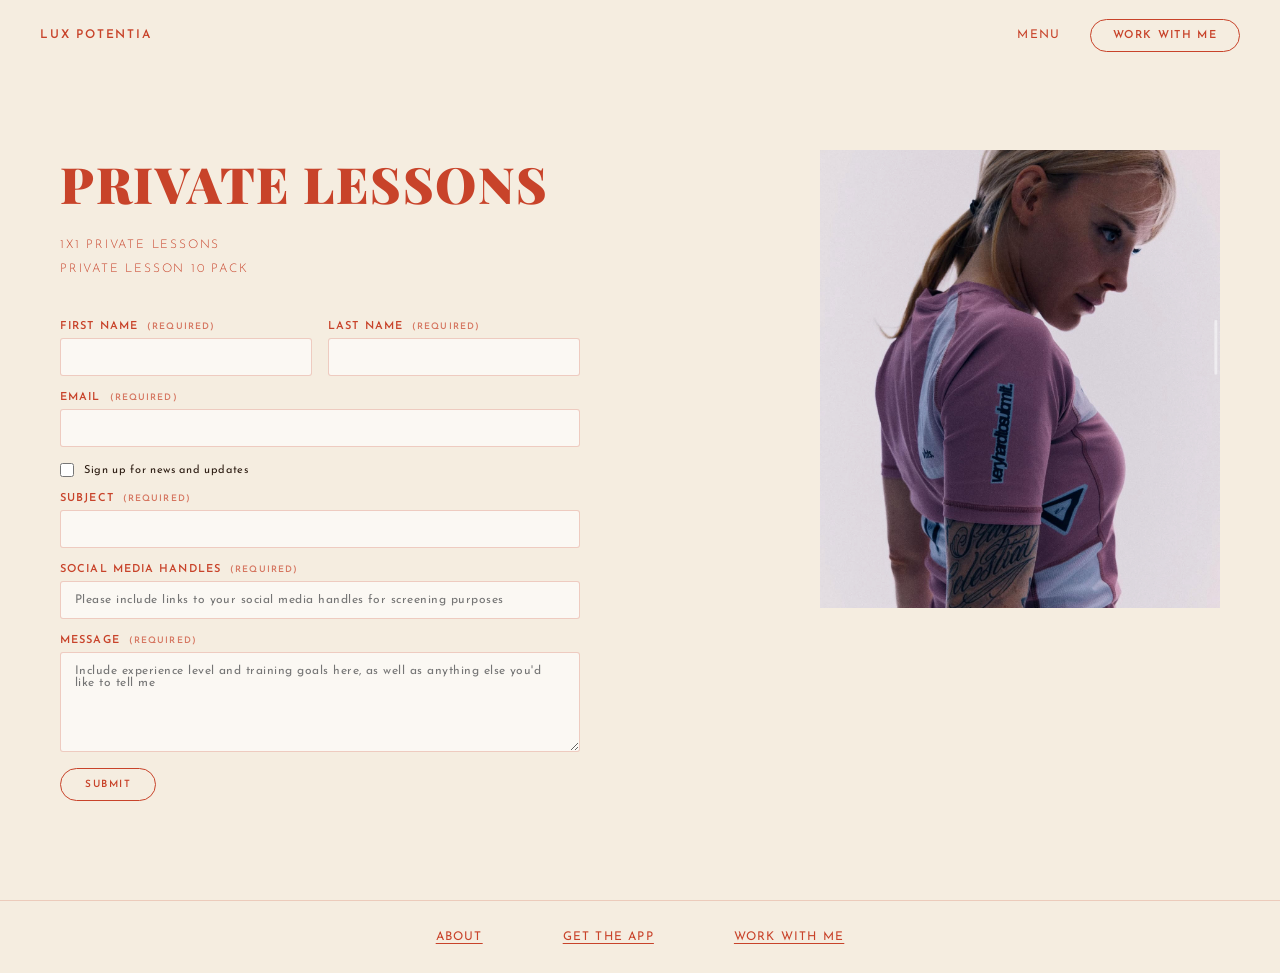
<file: book-session.html>
<!DOCTYPE html>
<html lang="en">
<head>
  <meta charset="UTF-8" />
  <meta name="viewport" content="width=device-width, initial-scale=1.0" />
  <title>Private Lessons — Lux Potentia</title>
  <link rel="stylesheet" href="style.css" />
</head>
<body>

  <!-- NAV OVERLAY -->
  <div class="nav-overlay" id="navOverlay">
    <button class="close-btn" onclick="toggleMenu()">Close</button>
    <a href="index.html">Home</a>
    <a href="about.html">About</a>
    <a href="work-with-me.html">Work With Me</a>
    <a href="courses.html">Get the App</a>
  </div>

  <!-- NAV -->
  <nav>
    <a class="nav-logo" href="index.html">Lux Potentia</a>
    <div class="nav-right">
      <button class="nav-menu-btn" onclick="toggleMenu()">Menu</button>
      <a class="nav-cta" href="work-with-me.html">Work With Me</a>
    </div>
  </nav>

  <div class="page-content">
    <section class="form-page">

      <div class="form-col">
        <h1 class="section-title fade-up fade-up-delay-1">PRIVATE LESSONS</h1>
        <div class="form-subtitle fade-up fade-up-delay-2">
          1x1 Private Lessons<br>
          Private Lesson 10 Pack
        </div>

        <!-- Replace action with your form endpoint (Formspree, Netlify Forms, etc.) -->
        <form class="contact-form" action="https://formspree.io/f/xeeldayp" method="POST">
          <div class="form-row">
            <div class="form-group">
              <label>First Name <span>(required)</span></label>
              <input type="text" name="first_name" required />
            </div>
            <div class="form-group">
              <label>Last Name <span>(required)</span></label>
              <input type="text" name="last_name" required />
            </div>
          </div>
          <div class="form-group">
            <label>Email <span>(required)</span></label>
            <input type="email" name="email" required />
          </div>
          <div class="form-check">
            <input type="checkbox" name="newsletter" id="newsletter-private" />
            <label for="newsletter-private">Sign up for news and updates</label>
          </div>
          <div class="form-group">
            <label>Subject <span>(required)</span></label>
            <input type="text" name="subject" required />
          </div>
          <div class="form-group">
            <label>Social Media Handles <span>(required)</span></label>
            <input type="text" name="social" placeholder="Please include links to your social media handles for screening purposes" required />
          </div>
          <div class="form-group">
            <label>Message <span>(required)</span></label>
            <textarea name="message" placeholder="Include experience level and training goals here, as well as anything else you'd like to tell me" required></textarea>
          </div>
          <div>
            <button type="submit" class="btn-outline btn-sm">Submit</button>
          </div>
        </form>
      </div>

      <div class="form-image-col">
        <!-- Replace with your actual image -->
        <img src="private-lessons.jpg" alt="Private Lessons with Lux Potentia" />
      </div>

    </section>

    <!-- FOOTER -->
    <footer>
      <a href="about.html">About</a>
      <a href="courses.html">Get the App</a>
      <a href="work-with-me.html">Work With Me</a>
    </footer>
  </div>

  <script src="nav.js"></script>
</body>
</html>
</file>
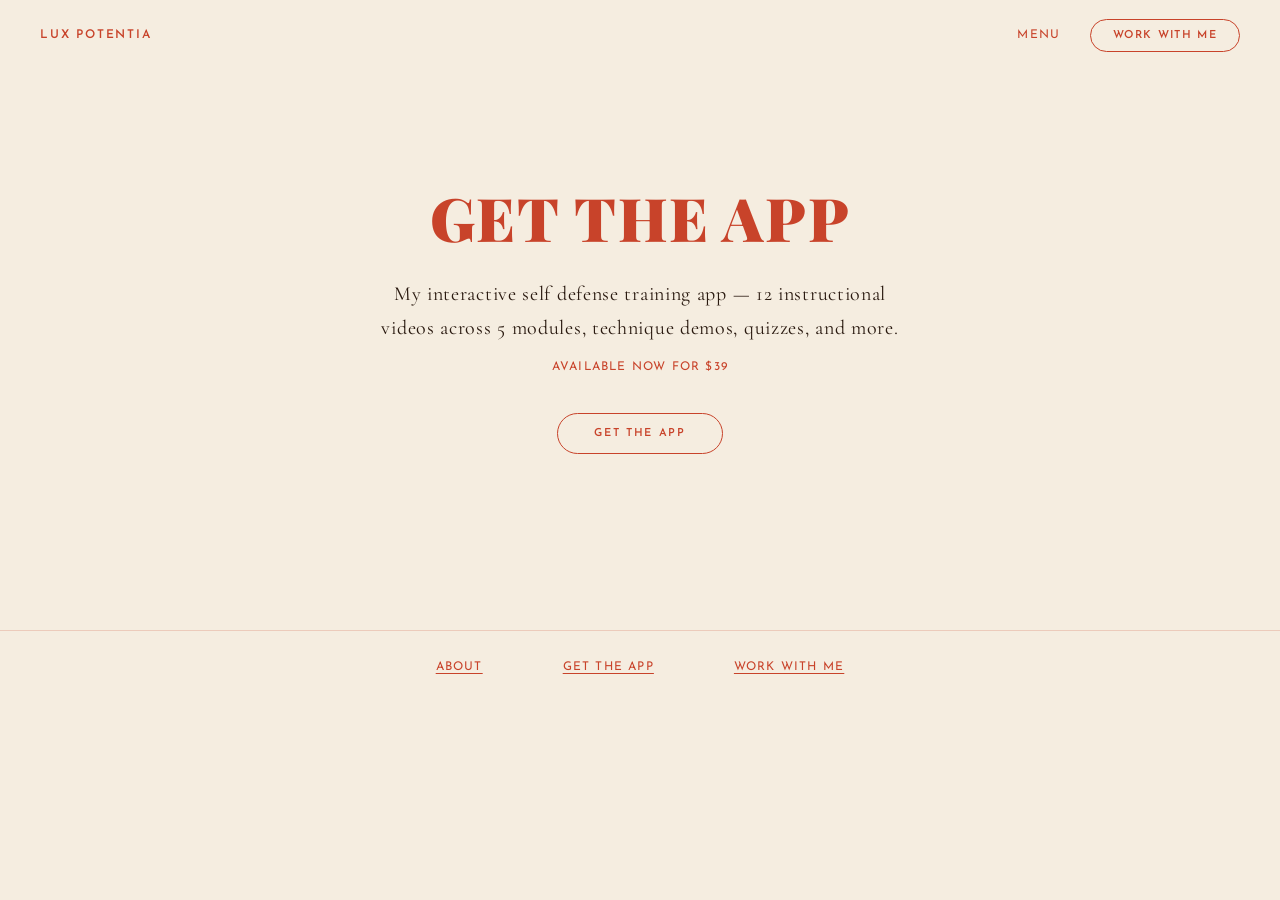
<file: courses.html>
<!DOCTYPE html>
<html lang="en">
<head>
  <meta charset="UTF-8" />
  <meta name="viewport" content="width=device-width, initial-scale=1.0" />
  <title>Courses — Lux Potentia</title>
  <link rel="stylesheet" href="style.css" />
</head>
<body>

  <!-- NAV OVERLAY -->
  <div class="nav-overlay" id="navOverlay">
    <button class="close-btn" onclick="toggleMenu()">Close</button>
    <a href="index.html">Home</a>
    <a href="about.html">About</a>
    <a href="work-with-me.html">Work With Me</a>
    <a href="courses.html">Get the App</a>
  </div>

  <!-- NAV -->
  <nav>
    <a class="nav-logo" href="index.html">Lux Potentia</a>
    <div class="nav-right">
      <button class="nav-menu-btn" onclick="toggleMenu()">Menu</button>
      <a class="nav-cta" href="work-with-me.html">Work With Me</a>
    </div>
  </nav>

  <div class="page-content" style="min-height: 70vh; display:flex; align-items:center; justify-content:center; text-align:center; padding: 80px 40px;">
    <div>
      <h1 class="section-title" style="margin-bottom:20px;">GET THE APP</h1>
      <p style="font-family:'Cormorant Garamond', serif; font-size:20px; color: var(--text-dark); max-width:520px; margin: 0 auto 16px; line-height:1.7;">
        My interactive self defense training app — 12 instructional videos across 5 modules, technique demos, quizzes, and more.
      </p>
      <p style="font-family:'Josefin Sans', sans-serif; font-size:12px; letter-spacing:0.1em; color: var(--red); margin-bottom:40px; text-transform:uppercase;">
        Available now for $39
      </p>
      <a href="app.html" target="_blank" rel="noopener" class="btn-outline">Get the App</a>
    </div>
  </div>

  <!-- FOOTER -->
  <footer>
    <a href="about.html">About</a>
    <a href="courses.html">Get the App</a>
    <a href="work-with-me.html">Work With Me</a>
  </footer>

  <script src="nav.js"></script>
</body>
</html>
</file>
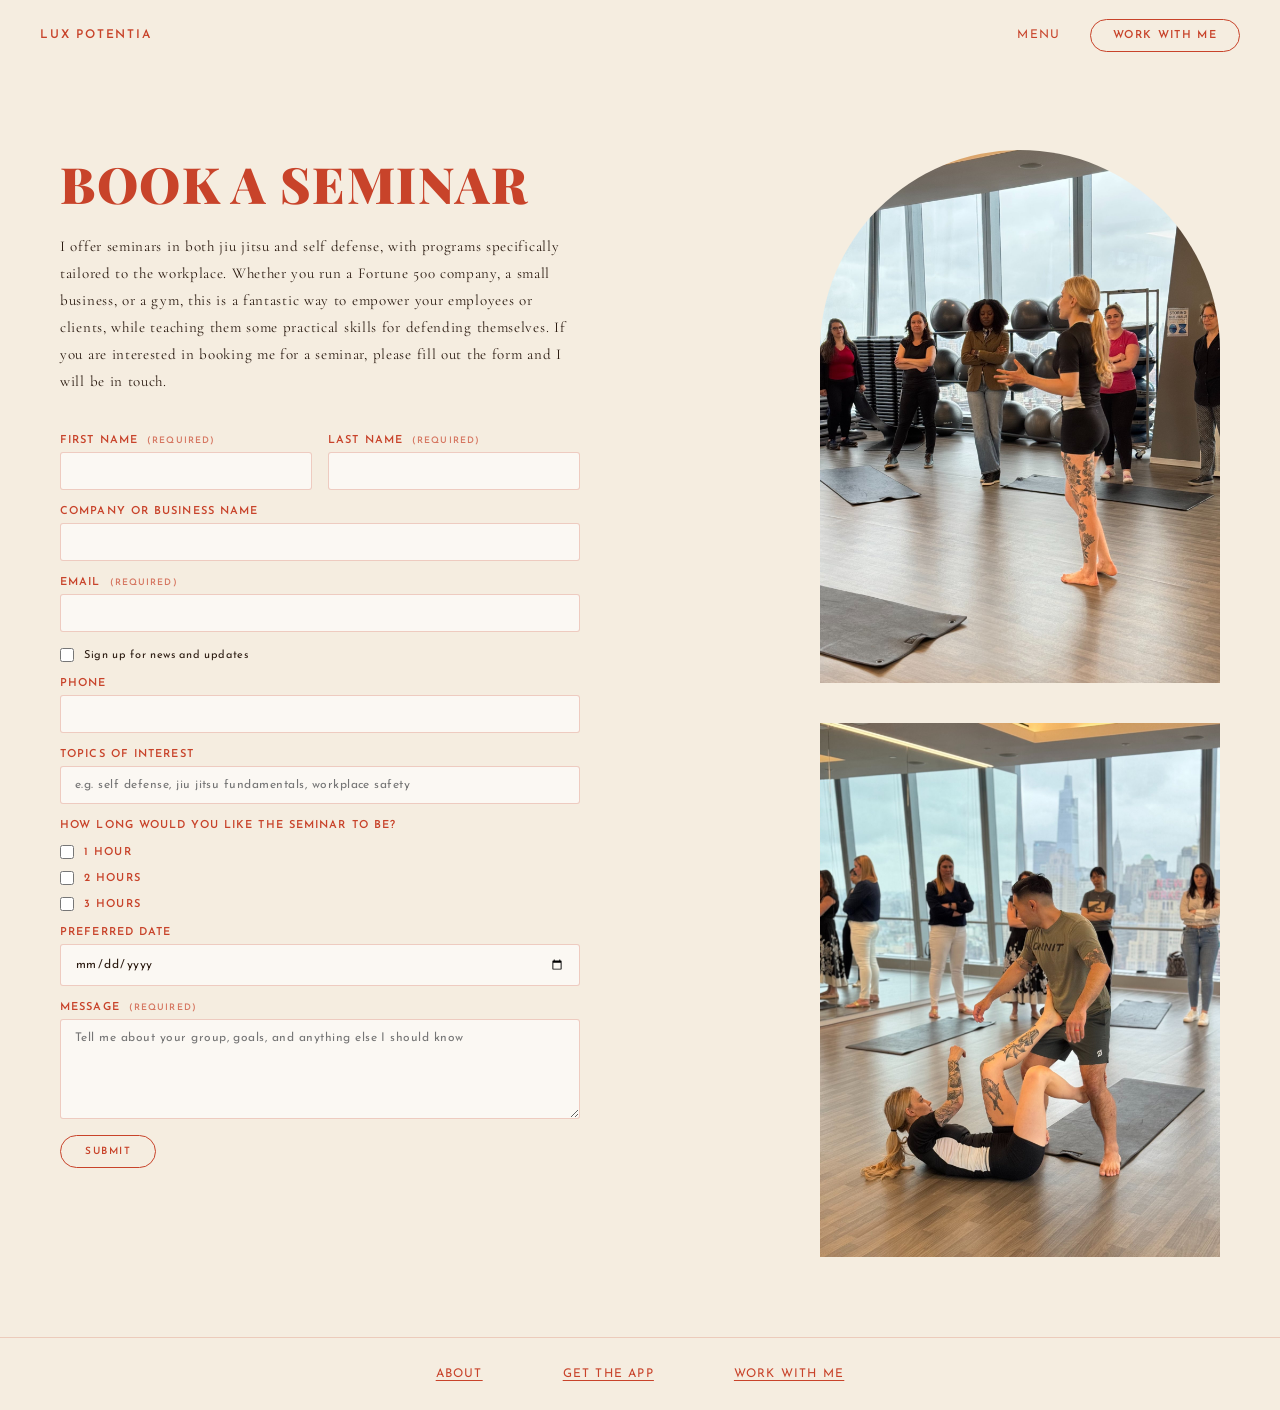
<file: seminars.html>
<!DOCTYPE html>
<html lang="en">
<head>
  <meta charset="UTF-8" />
  <meta name="viewport" content="width=device-width, initial-scale=1.0" />
  <title>Book a Seminar — Lux Potentia</title>
  <link rel="stylesheet" href="style.css" />
</head>
<body>

  <!-- NAV OVERLAY -->
  <div class="nav-overlay" id="navOverlay">
    <button class="close-btn" onclick="toggleMenu()">Close</button>
    <a href="index.html">Home</a>
    <a href="about.html">About</a>
    <a href="work-with-me.html">Work With Me</a>
    <a href="courses.html">Get the App</a>
  </div>

  <!-- NAV -->
  <nav>
    <a class="nav-logo" href="index.html">Lux Potentia</a>
    <div class="nav-right">
      <button class="nav-menu-btn" onclick="toggleMenu()">Menu</button>
      <a class="nav-cta" href="work-with-me.html">Work With Me</a>
    </div>
  </nav>

  <div class="page-content">
    <section class="form-page">

      <div class="form-col">
        <h1 class="section-title fade-up fade-up-delay-1">BOOK A SEMINAR</h1>

        <p class="form-desc fade-up fade-up-delay-2">
          I offer seminars in both jiu jitsu and self defense, with programs specifically tailored to the workplace. Whether you run a Fortune 500 company, a small business, or a gym, this is a fantastic way to empower your employees or clients, while teaching them some practical skills for defending themselves. If you are interested in booking me for a seminar, please fill out the form and I will be in touch.
        </p>

        <form class="contact-form" action="https://formspree.io/f/xeeldayp" method="POST">
          <div class="form-row">
            <div class="form-group">
              <label>First Name <span>(required)</span></label>
              <input type="text" name="first_name" required />
            </div>
            <div class="form-group">
              <label>Last Name <span>(required)</span></label>
              <input type="text" name="last_name" required />
            </div>
          </div>
          <div class="form-group">
            <label>Company or Business Name</label>
            <input type="text" name="company" />
          </div>
          <div class="form-group">
            <label>Email <span>(required)</span></label>
            <input type="email" name="email" required />
          </div>
          <div class="form-check">
            <input type="checkbox" name="newsletter" id="newsletter-seminar" />
            <label for="newsletter-seminar">Sign up for news and updates</label>
          </div>
          <div class="form-group">
            <label>Phone</label>
            <input type="tel" name="phone" />
          </div>
          <div class="form-group">
            <label>Topics of Interest</label>
            <input type="text" name="topics" placeholder="e.g. self defense, jiu jitsu fundamentals, workplace safety" />
          </div>
          <div class="form-group">
            <label>How long would you like the seminar to be?</label>
            <div class="form-check" style="margin-top:8px;">
              <input type="checkbox" name="duration" value="1hr" id="dur1" />
              <label for="dur1">1 hour</label>
            </div>
            <div class="form-check" style="margin-top:6px;">
              <input type="checkbox" name="duration" value="2hr" id="dur2" />
              <label for="dur2">2 hours</label>
            </div>
            <div class="form-check" style="margin-top:6px;">
              <input type="checkbox" name="duration" value="3hr" id="dur3" />
              <label for="dur3">3 hours</label>
            </div>
          </div>
          <div class="form-group">
            <label>Preferred Date</label>
            <input type="date" name="preferred_date" />
          </div>
          <div class="form-group">
            <label>Message <span>(required)</span></label>
            <textarea name="message" required placeholder="Tell me about your group, goals, and anything else I should know"></textarea>
          </div>
          <div>
            <button type="submit" class="btn-outline btn-sm">Submit</button>
          </div>
        </form>
      </div>

      <div class="form-image-col">
        <!-- Replace with your actual images -->
        <img src="seminar-1.jpg" class="rounded" alt="Seminar photo" />
        <img src="seminar-2.jpg" alt="Teaching at seminar" style="margin-top:20px;" />
      </div>

    </section>

    <!-- FOOTER -->
    <footer>
      <a href="about.html">About</a>
      <a href="courses.html">Get the App</a>
      <a href="work-with-me.html">Work With Me</a>
    </footer>
  </div>

  <script src="nav.js"></script>
</body>
</html>
</file>
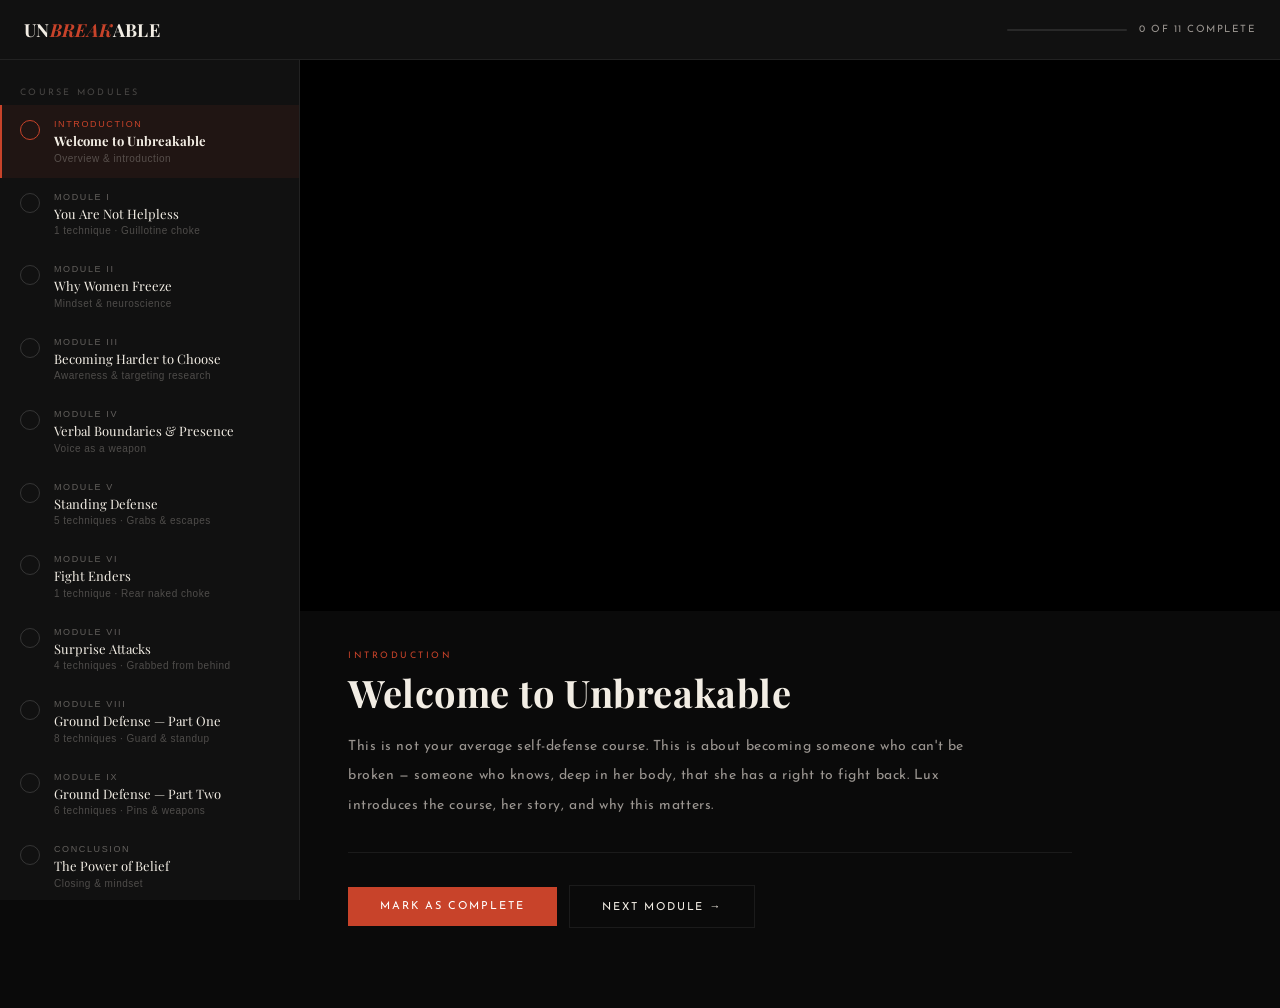
<file: ub-studio-lx9.html>
<!DOCTYPE html>
<html lang="en">
<head>
<meta charset="UTF-8">
<meta name="viewport" content="width=device-width, initial-scale=1.0">
<title>Unbreakable — Course</title>
<link rel="preconnect" href="https://fonts.googleapis.com">
<link href="https://fonts.googleapis.com/css2?family=Playfair+Display:ital,wght@0,400;0,700;0,900;1,400&family=Josefin+Sans:wght@300;400;600&display=swap" rel="stylesheet">
<style>
  :root {
    --black: #0a0a0a;
    --near-black: #111111;
    --charcoal: #1a1a1a;
    --charcoal-light: #222222;
    --border: rgba(255,255,255,0.07);
    --red: #c8432a;
    --red-bright: #e04830;
    --cream: #f2ede4;
    --cream-dim: #9a9590;
    --white: #ffffff;
    --sidebar-width: 300px;
    --header-height: 60px;
  }

  * { margin: 0; padding: 0; box-sizing: border-box; }
  html { scroll-behavior: smooth; }

  body {
    background: var(--black);
    color: var(--cream);
    font-family: 'Josefin Sans', sans-serif;
    font-size: 14px;
    letter-spacing: 0.04em;
    overflow-x: hidden;
    min-height: 100vh;
  }

  /* ---- HEADER ---- */
  header {
    position: fixed;
    top: 0; left: 0; right: 0;
    height: var(--header-height);
    background: var(--near-black);
    border-bottom: 1px solid var(--border);
    display: flex;
    align-items: center;
    justify-content: space-between;
    padding: 0 24px;
    z-index: 200;
  }
  .header-brand {
    font-family: 'Playfair Display', serif;
    font-size: 18px;
    font-weight: 700;
    color: var(--cream);
    letter-spacing: 0.02em;
  }
  .header-brand span {
    font-style: italic;
    color: var(--red);
  }
  .header-progress {
    display: flex;
    align-items: center;
    gap: 12px;
  }
  .progress-bar-wrap {
    width: 120px;
    height: 2px;
    background: rgba(255,255,255,0.1);
    border-radius: 2px;
    overflow: hidden;
  }
  .progress-bar-fill {
    height: 100%;
    background: var(--red);
    border-radius: 2px;
    transition: width 0.4s ease;
  }
  .progress-label {
    font-size: 10px;
    letter-spacing: 0.15em;
    text-transform: uppercase;
    color: var(--cream-dim);
    white-space: nowrap;
  }
  .header-menu-btn {
    display: none;
    background: none;
    border: none;
    color: var(--cream);
    cursor: pointer;
    padding: 8px;
    flex-direction: column;
    gap: 5px;
  }
  .header-menu-btn span {
    display: block;
    width: 20px;
    height: 1px;
    background: var(--cream);
    transition: all 0.2s;
  }

  /* ---- LAYOUT ---- */
  .layout {
    display: flex;
    padding-top: var(--header-height);
    min-height: 100vh;
  }

  /* ---- SIDEBAR ---- */
  .sidebar {
    width: var(--sidebar-width);
    background: var(--near-black);
    border-right: 1px solid var(--border);
    position: fixed;
    top: var(--header-height);
    left: 0;
    bottom: 0;
    overflow-y: auto;
    z-index: 100;
    scrollbar-width: thin;
    scrollbar-color: rgba(255,255,255,0.1) transparent;
  }
  .sidebar::-webkit-scrollbar { width: 4px; }
  .sidebar::-webkit-scrollbar-track { background: transparent; }
  .sidebar::-webkit-scrollbar-thumb { background: rgba(255,255,255,0.1); }

  .sidebar-inner { padding: 8px 0 40px; }

  .sidebar-section-label {
    font-size: 9px;
    letter-spacing: 0.25em;
    text-transform: uppercase;
    color: var(--cream-dim);
    opacity: 0.4;
    padding: 20px 20px 8px;
  }

  .module-btn {
    display: flex;
    align-items: flex-start;
    gap: 14px;
    width: 100%;
    padding: 14px 20px;
    background: none;
    border: none;
    cursor: pointer;
    text-align: left;
    transition: background 0.15s;
    position: relative;
  }
  .module-btn:hover { background: rgba(255,255,255,0.03); }
  .module-btn.active {
    background: rgba(200,67,42,0.08);
  }
  .module-btn.active::before {
    content: '';
    position: absolute;
    left: 0; top: 0; bottom: 0;
    width: 2px;
    background: var(--red);
  }

  .module-check {
    width: 20px;
    height: 20px;
    border: 1px solid rgba(255,255,255,0.15);
    border-radius: 50%;
    flex-shrink: 0;
    margin-top: 1px;
    display: flex;
    align-items: center;
    justify-content: center;
    transition: all 0.2s;
  }
  .module-btn.completed .module-check {
    background: var(--red);
    border-color: var(--red);
  }
  .module-btn.active .module-check {
    border-color: var(--red);
  }
  .check-icon {
    display: none;
    color: white;
    font-size: 10px;
    line-height: 1;
  }
  .module-btn.completed .check-icon { display: block; }

  .module-btn-text { flex: 1; }
  .module-btn-num {
    font-size: 9px;
    letter-spacing: 0.18em;
    text-transform: uppercase;
    color: var(--cream-dim);
    margin-bottom: 3px;
    opacity: 0.6;
  }
  .module-btn.active .module-btn-num { color: var(--red); opacity: 1; }
  .module-btn-title {
    font-family: 'Playfair Display', serif;
    font-size: 13px;
    color: var(--cream);
    line-height: 1.35;
    font-weight: 400;
  }
  .module-btn.active .module-btn-title { font-weight: 700; }
  .module-btn.completed .module-btn-title { color: var(--cream-dim); }
  .module-btn-techniques {
    font-size: 10px;
    color: var(--cream-dim);
    opacity: 0.45;
    margin-top: 3px;
    letter-spacing: 0.05em;
  }

  /* ---- MAIN CONTENT ---- */
  .main {
    margin-left: var(--sidebar-width);
    flex: 1;
    min-height: calc(100vh - var(--header-height));
    display: flex;
    flex-direction: column;
  }

  /* ---- VIDEO AREA ---- */
  .video-area {
    background: #000;
    width: 100%;
  }
  .video-wrap {
    position: relative;
    width: 100%;
    padding-bottom: 56.25%;
  }
  .video-wrap iframe {
    position: absolute;
    top: 0; left: 0;
    width: 100%; height: 100%;
    border: none;
  }
  .video-placeholder {
    position: absolute;
    inset: 0;
    display: flex;
    flex-direction: column;
    align-items: center;
    justify-content: center;
    gap: 16px;
    background: #0d0d0d;
  }
  .video-placeholder-icon {
    width: 56px;
    height: 56px;
    border: 1px solid rgba(200,67,42,0.4);
    border-radius: 50%;
    display: flex;
    align-items: center;
    justify-content: center;
  }
  .video-placeholder-icon::after {
    content: '';
    width: 0; height: 0;
    border-style: solid;
    border-width: 9px 0 9px 16px;
    border-color: transparent transparent transparent var(--red);
    margin-left: 3px;
  }
  .video-placeholder p {
    font-size: 10px;
    letter-spacing: 0.2em;
    text-transform: uppercase;
    color: var(--cream-dim);
    opacity: 0.4;
  }

  /* ---- MODULE CONTENT ---- */
  .module-content {
    padding: 40px 48px 80px;
    max-width: 820px;
  }
  .module-eyebrow {
    font-size: 9px;
    letter-spacing: 0.28em;
    text-transform: uppercase;
    color: var(--red);
    margin-bottom: 10px;
  }
  .module-title-large {
    font-family: 'Playfair Display', serif;
    font-size: clamp(24px, 3vw, 38px);
    font-weight: 700;
    color: var(--cream);
    line-height: 1.2;
    margin-bottom: 16px;
  }
  .module-description {
    font-size: 14px;
    line-height: 2.1;
    color: var(--cream-dim);
    max-width: 640px;
    margin-bottom: 32px;
  }

  /* ---- TECHNIQUES LIST ---- */
  .techniques-label {
    font-size: 9px;
    letter-spacing: 0.22em;
    text-transform: uppercase;
    color: var(--cream-dim);
    opacity: 0.5;
    margin-bottom: 12px;
  }
  .techniques-chips {
    display: flex;
    flex-wrap: wrap;
    gap: 8px;
    margin-bottom: 40px;
  }
  .technique-chip {
    font-size: 11px;
    letter-spacing: 0.06em;
    color: var(--cream-dim);
    background: var(--charcoal);
    border: 1px solid var(--border);
    padding: 6px 14px;
    border-radius: 2px;
    font-family: 'Playfair Display', serif;
    font-style: italic;
    cursor: default;
    text-align: left;
  }
  .technique-chip.clickable {
    cursor: pointer;
    border-color: rgba(200,67,42,0.3);
    color: var(--cream);
    transition: background 0.15s, border-color 0.15s, transform 0.1s;
  }
  .technique-chip.clickable:hover {
    background: rgba(200,67,42,0.1);
    border-color: var(--red);
    transform: translateY(-1px);
  }
  .chip-arrow {
    color: var(--red);
    margin-right: 6px;
    font-style: normal;
    font-size: 10px;
  }

  /* ---- NAVIGATION BUTTONS ---- */
  .module-nav {
    display: flex;
    gap: 12px;
    align-items: center;
    flex-wrap: wrap;
  }
  .btn-complete {
    background: var(--red);
    color: var(--white);
    font-family: 'Josefin Sans', sans-serif;
    font-size: 11px;
    letter-spacing: 0.18em;
    text-transform: uppercase;
    padding: 14px 32px;
    border: none;
    cursor: pointer;
    transition: background 0.2s, transform 0.15s;
  }
  .btn-complete:hover { background: var(--red-bright); transform: translateY(-1px); }
  .btn-complete.done {
    background: var(--charcoal);
    color: var(--cream-dim);
    cursor: default;
    transform: none;
  }
  .btn-next {
    background: none;
    color: var(--cream);
    font-family: 'Josefin Sans', sans-serif;
    font-size: 11px;
    letter-spacing: 0.18em;
    text-transform: uppercase;
    padding: 14px 32px;
    border: 1px solid var(--border);
    cursor: pointer;
    transition: border-color 0.2s, color 0.2s;
  }
  .btn-next:hover { border-color: var(--cream-dim); }
  .btn-next:disabled { opacity: 0.3; cursor: default; }

  /* ---- DIVIDER ---- */
  .content-divider {
    width: 100%;
    height: 1px;
    background: var(--border);
    margin: 32px 0;
  }

  /* ---- MOBILE OVERLAY ---- */
  .sidebar-overlay {
    display: none;
    position: fixed;
    inset: 0;
    background: rgba(0,0,0,0.7);
    z-index: 99;
  }

  /* ---- RESPONSIVE ---- */
  @media (max-width: 768px) {
    :root { --sidebar-width: 280px; }
    .sidebar {
      transform: translateX(-100%);
      transition: transform 0.3s ease;
    }
    .sidebar.open { transform: translateX(0); }
    .sidebar-overlay.open { display: block; }
    .main { margin-left: 0; }
    .header-menu-btn { display: flex; }
    .module-content { padding: 24px 20px 60px; }
    .header-progress { display: none; }
  }
</style>
</head>
<body>

<!-- HEADER -->
<header>
  <div class="header-brand">UN<span>BREAK</span>ABLE</div>
  <div class="header-progress">
    <div class="progress-bar-wrap">
      <div class="progress-bar-fill" id="progress-bar" style="width:0%"></div>
    </div>
    <span class="progress-label" id="progress-label">0 of 10 complete</span>
  </div>
  <button class="header-menu-btn" id="menu-btn" aria-label="Toggle menu">
    <span></span><span></span><span></span>
  </button>
</header>

<div class="sidebar-overlay" id="sidebar-overlay"></div>

<div class="layout">

  <!-- SIDEBAR -->
  <aside class="sidebar" id="sidebar">
    <div class="sidebar-inner">
      <div class="sidebar-section-label">Course Modules</div>

      <button class="module-btn active" data-module="0" onclick="loadModule(0)">
        <div class="module-check"><span class="check-icon">✓</span></div>
        <div class="module-btn-text">
          <div class="module-btn-num">Introduction</div>
          <div class="module-btn-title">Welcome to Unbreakable</div>
          <div class="module-btn-techniques">Overview & introduction</div>
        </div>
      </button>

      <button class="module-btn" data-module="1" onclick="loadModule(1)">
        <div class="module-check"><span class="check-icon">✓</span></div>
        <div class="module-btn-text">
          <div class="module-btn-num">Module I</div>
          <div class="module-btn-title">You Are Not Helpless</div>
          <div class="module-btn-techniques">1 technique · Guillotine choke</div>
        </div>
      </button>

      <button class="module-btn" data-module="2" onclick="loadModule(2)">
        <div class="module-check"><span class="check-icon">✓</span></div>
        <div class="module-btn-text">
          <div class="module-btn-num">Module II</div>
          <div class="module-btn-title">Why Women Freeze</div>
          <div class="module-btn-techniques">Mindset & neuroscience</div>
        </div>
      </button>

      <button class="module-btn" data-module="3" onclick="loadModule(3)">
        <div class="module-check"><span class="check-icon">✓</span></div>
        <div class="module-btn-text">
          <div class="module-btn-num">Module III</div>
          <div class="module-btn-title">Becoming Harder to Choose</div>
          <div class="module-btn-techniques">Awareness & targeting research</div>
        </div>
      </button>

      <button class="module-btn" data-module="4" onclick="loadModule(4)">
        <div class="module-check"><span class="check-icon">✓</span></div>
        <div class="module-btn-text">
          <div class="module-btn-num">Module IV</div>
          <div class="module-btn-title">Verbal Boundaries & Presence</div>
          <div class="module-btn-techniques">Voice as a weapon</div>
        </div>
      </button>

      <button class="module-btn" data-module="5" onclick="loadModule(5)">
        <div class="module-check"><span class="check-icon">✓</span></div>
        <div class="module-btn-text">
          <div class="module-btn-num">Module V</div>
          <div class="module-btn-title">Standing Defense</div>
          <div class="module-btn-techniques">5 techniques · Grabs & escapes</div>
        </div>
      </button>

      <button class="module-btn" data-module="6" onclick="loadModule(6)">
        <div class="module-check"><span class="check-icon">✓</span></div>
        <div class="module-btn-text">
          <div class="module-btn-num">Module VI</div>
          <div class="module-btn-title">Fight Enders</div>
          <div class="module-btn-techniques">1 technique · Rear naked choke</div>
        </div>
      </button>

      <button class="module-btn" data-module="7" onclick="loadModule(7)">
        <div class="module-check"><span class="check-icon">✓</span></div>
        <div class="module-btn-text">
          <div class="module-btn-num">Module VII</div>
          <div class="module-btn-title">Surprise Attacks</div>
          <div class="module-btn-techniques">4 techniques · Grabbed from behind</div>
        </div>
      </button>

      <button class="module-btn" data-module="8" onclick="loadModule(8)">
        <div class="module-check"><span class="check-icon">✓</span></div>
        <div class="module-btn-text">
          <div class="module-btn-num">Module VIII</div>
          <div class="module-btn-title">Ground Defense — Part One</div>
          <div class="module-btn-techniques">8 techniques · Guard & standup</div>
        </div>
      </button>

      <button class="module-btn" data-module="9" onclick="loadModule(9)">
        <div class="module-check"><span class="check-icon">✓</span></div>
        <div class="module-btn-text">
          <div class="module-btn-num">Module IX</div>
          <div class="module-btn-title">Ground Defense — Part Two</div>
          <div class="module-btn-techniques">6 techniques · Pins & weapons</div>
        </div>
      </button>

      <button class="module-btn" data-module="10" onclick="loadModule(10)">
        <div class="module-check"><span class="check-icon">✓</span></div>
        <div class="module-btn-text">
          <div class="module-btn-num">Conclusion</div>
          <div class="module-btn-title">The Power of Belief</div>
          <div class="module-btn-techniques">Closing & mindset</div>
        </div>
      </button>

    </div>
  </aside>

  <!-- MAIN -->
  <main class="main" id="main-content">
    <div class="video-area">
      <div class="video-wrap" id="video-wrap">
        <div class="video-placeholder" id="video-placeholder">
          <div class="video-placeholder-icon"></div>
          <p>Video coming soon</p>
        </div>
      </div>
    </div>

    <div class="module-content" id="module-content">
      <!-- Populated by JS -->
    </div>
  </main>

</div>

<script>
  // ---- MODULE DATA ----
  const MODULES = [
    {
      num: 'Introduction',
      title: 'Welcome to Unbreakable',
      description: 'This is not your average self-defense course. This is about becoming someone who can\'t be broken — someone who knows, deep in her body, that she has a right to fight back. Lux introduces the course, her story, and why this matters.',
      techniques: [],
      youtube: 'O9YEpWBsc5Y' // paste YouTube ID here e.g. 'ToBs1HwDf_0'
    },
    {
      num: 'Module I',
      title: 'You Are Not Helpless',
      description: 'The first and most important realization: this stuff works. We begin with the guillotine choke — simple, devastating, and the technique that will make you feel, for the first time, what it means to be dangerous.',
      techniques: ['Guillotine choke'],
      youtube: 'NepOewIqUhw'
    },
    {
      num: 'Module II',
      title: 'Why Women Freeze',
      description: 'If you\'ve ever frozen in a threatening situation — that was not failure. That was your nervous system doing exactly what it evolved to do. Here we break down the science of freeze, why it\'s not your fault, and how training rewires it.',
      techniques: [],
      youtube: 'HQ3H0W-6EJI'
    },
    {
      num: 'Module III',
      title: 'Becoming Harder to Choose',
      description: 'In 1981, convicted violent offenders were shown footage of strangers walking down a sidewalk. Within seconds they identified their targets — and they all chose the same people. It wasn\'t size or age. It was certainty. Here\'s how to change what you signal.',
      techniques: [],
      youtube: 'eV2U7dDbt0Y'
    },
    {
      num: 'Module IV',
      title: 'Verbal Boundaries & Presence',
      description: 'Your voice is a weapon. Predators thrive on silence — a woman who makes noise, names them in public, directs bystanders is a predator\'s worst nightmare before a single hand is raised. How to be loud, assertive, and override the freeze in your voice.',
      techniques: [],
      youtube: 'c2FzNQV1riY'
    },
    {
      num: 'Module V',
      title: 'Standing Defense',
      description: 'Most attacks begin on the feet. Someone grabs your wrist, your hair, your clothing — they want to either drag you to a second location or force you to the ground. Both are more dangerous. This module teaches you to break grips, deny control, and get out fast.',
      techniques: ['Wrist grab escape — variation 1', 'Wrist grab escape — variation 2', 'Hair grab escape', 'Shirt grab escape — variation 1', 'Shirt grab escape — variation 2'],
      youtube: 'JVpO0kNLXzE'
    },
    {
      num: 'Module VI',
      title: 'Fight Enders',
      description: 'Sometimes running isn\'t enough. Susan Kuhnhausen fought a hitman for fourteen minutes — and what saved her life wasn\'t hitting him or running. It was a choke. A properly applied choke does not rely on pain compliance or someone deciding to quit. It shuts the body down.',
      techniques: ['Rear naked choke'],
      youtube: 'OGcNeJrvezE'
    },
    {
      num: 'Module VII',
      title: 'Surprise Attacks',
      description: 'Predators look for the moment your mind drifts. What if you don\'t see it coming? This module is about what to do when someone grabs you from behind with no warning — when there is no time to think, only time to act.',
      techniques: ['Grabbed from behind — under the arms', 'Grabbed from behind — over the arms', 'Rear choke defense — option 1', 'Rear choke defense — option 2'],
      youtube: 'MWLJ-EIqGYk'
    },
    {
      num: 'Module VIII',
      title: 'Ground Defense — Part One',
      description: 'If you end up on the ground, the fight is not over. This module covers what to do when an attacker is standing over you or between your legs — positions that feel overwhelming but are more survivable than you think.',
      techniques: ['Technical standup', 'Technical standup + upkick', 'Ankle sweep', 'Triangle choke', 'Hip bump sweep', 'Kimura', 'Guillotine from guard', 'Get up from guard'],
      youtube: 'YVjQpre_PGc'
    },
    {
      num: 'Module IX',
      title: 'Ground Defense — Part Two',
      description: 'Pinned escapes, strategic compliance, and weapon defense. Including the upkick Terra Newell used to disarm the man who came to kill her in a parking garage — knife in hand.',
      techniques: ['Bridge solo drill', 'Escape mount — bridge and roll', 'Escaping knee on belly', 'T-shirt choke', 'Ezekiel choke', 'Upkick to disarm'],
      youtube: 'IqPhVAge6kI'
    },
    {
      num: 'Conclusion',
      title: 'The Power of Belief',
      description: 'Belief is not magical thinking. It\'s not delusion. It\'s the thing that carries you from it almost working to it actually working. Susan Kuhnhausen believed she had a chance — and so she fought, and so she survived. This closing is about what you carry with you now.',
      techniques: [],
      youtube: 'wWagzQZE6vA'
    }
  ];

  const TOTAL = MODULES.length;
  let currentModule = 0;
  let completed = JSON.parse(localStorage.getItem('unbreakable_progress') || '[]');

  function saveProgress() {
    localStorage.setItem('unbreakable_progress', JSON.stringify(completed));
  }

  function updateProgress() {
    const pct = Math.round((completed.length / TOTAL) * 100);
    document.getElementById('progress-bar').style.width = pct + '%';
    document.getElementById('progress-label').textContent = completed.length + ' of ' + TOTAL + ' complete';
  }

  function loadModule(index) {
    currentModule = index;
    const m = MODULES[index];

    // Update sidebar
    document.querySelectorAll('.module-btn').forEach((btn, i) => {
      btn.classList.remove('active');
      btn.classList.toggle('completed', completed.includes(i));
    });
    document.querySelector('[data-module="' + index + '"]').classList.add('active');

    // Video
    const wrap = document.getElementById('video-wrap');
    if (m.youtube) {
      wrap.innerHTML = '<iframe id="yt-player" src="https://www.youtube.com/embed/' + m.youtube + '?rel=0&modestbranding=1&enablejsapi=1" frameborder="0" allow="accelerometer; autoplay; clipboard-write; encrypted-media; gyroscope; picture-in-picture" allowfullscreen style="position:absolute;top:0;left:0;width:100%;height:100%;"></iframe><div id="yt-end-cover" style="position:absolute;inset:0;background:#000;pointer-events:none;opacity:0;transition:opacity 0.3s;"></div>';
      initYTOverlay();
    } else {
      wrap.innerHTML = '<div class="video-placeholder"><div class="video-placeholder-icon"></div><p>Video coming soon</p></div>';
    }

    // Content
    const isCompleted = completed.includes(index);
    const hasNext = index < TOTAL - 1;
    const techHtml = m.techniques.length > 0
      ? '<div class="techniques-label">Techniques covered</div><div class="techniques-chips">' +
        m.techniques.map(t => '<span class="technique-chip">' + t + '</span>').join('') +
        '</div>'
      : '';

    document.getElementById('module-content').innerHTML =
      '<div class="module-eyebrow">' + m.num + '</div>' +
      '<h1 class="module-title-large">' + m.title + '</h1>' +
      '<p class="module-description">' + m.description + '</p>' +
      techHtml +
      '<div class="content-divider"></div>' +
      '<div class="module-nav">' +
      '<button class="btn-complete' + (isCompleted ? ' done' : '') + '" id="complete-btn" onclick="markComplete(' + index + ')">' +
      (isCompleted ? '✓ Completed' : 'Mark as Complete') +
      '</button>' +
      (hasNext ? '<button class="btn-next" onclick="loadModule(' + (index + 1) + ')">Next Module →</button>' : '') +
      '</div>';

    updateProgress();

    // Close sidebar on mobile
    if (window.innerWidth <= 768) {
      document.getElementById('sidebar').classList.remove('open');
      document.getElementById('sidebar-overlay').classList.remove('open');
    }

    // Scroll to top
    window.scrollTo({ top: 0, behavior: 'smooth' });
  }

  function markComplete(index) {
    if (!completed.includes(index)) {
      completed.push(index);
      saveProgress();
    }
    loadModule(index); // re-render
  }

  // ---- SEEK TO TIMESTAMP ----
  function seekTo(seconds) {
    var iframe = document.getElementById('yt-player');
    if (!iframe) return;
    // Use YouTube postMessage API to seek
    iframe.contentWindow.postMessage(JSON.stringify({
      event: 'command',
      func: 'seekTo',
      args: [seconds, true]
    }), '*');
    // Also update src with start time as fallback
    var src = iframe.src;
    src = src.replace(/&start=\d+/, '');
    iframe.src = src + '&start=' + seconds;
    // Scroll to top so video is visible
    window.scrollTo({ top: 0, behavior: 'smooth' });
  }

  // YouTube end screen overlay
  function initYTOverlay() {
    var cover = document.getElementById('yt-end-cover');
    if (!cover) return;
    var tag = document.createElement('script');
    tag.src = 'https://www.youtube.com/iframe_api';
    var existing = document.querySelector('script[src*="youtube.com/iframe_api"]');
    if (!existing) document.head.appendChild(tag);

    function setupPlayer() {
      if (typeof YT === 'undefined' || !YT.Player) {
        setTimeout(setupPlayer, 200);
        return;
      }
      new YT.Player('yt-player', {
        events: {
          onStateChange: function(e) {
            if (e.data === YT.PlayerState.ENDED) {
              cover.style.opacity = '1';
              cover.style.pointerEvents = 'all';
            }
            if (e.data === YT.PlayerState.PLAYING) {
              cover.style.opacity = '0';
              cover.style.pointerEvents = 'none';
            }
          }
        }
      });
    }
    window.onYouTubeIframeAPIReady = setupPlayer;
    setupPlayer();
  }

  // Mobile menu
  document.getElementById('menu-btn').addEventListener('click', function() {
    document.getElementById('sidebar').classList.toggle('open');
    document.getElementById('sidebar-overlay').classList.toggle('open');
  });
  document.getElementById('sidebar-overlay').addEventListener('click', function() {
    document.getElementById('sidebar').classList.remove('open');
    this.classList.remove('open');
  });

  // Init
  loadModule(0);
</script>

</body>
</html>
</file>
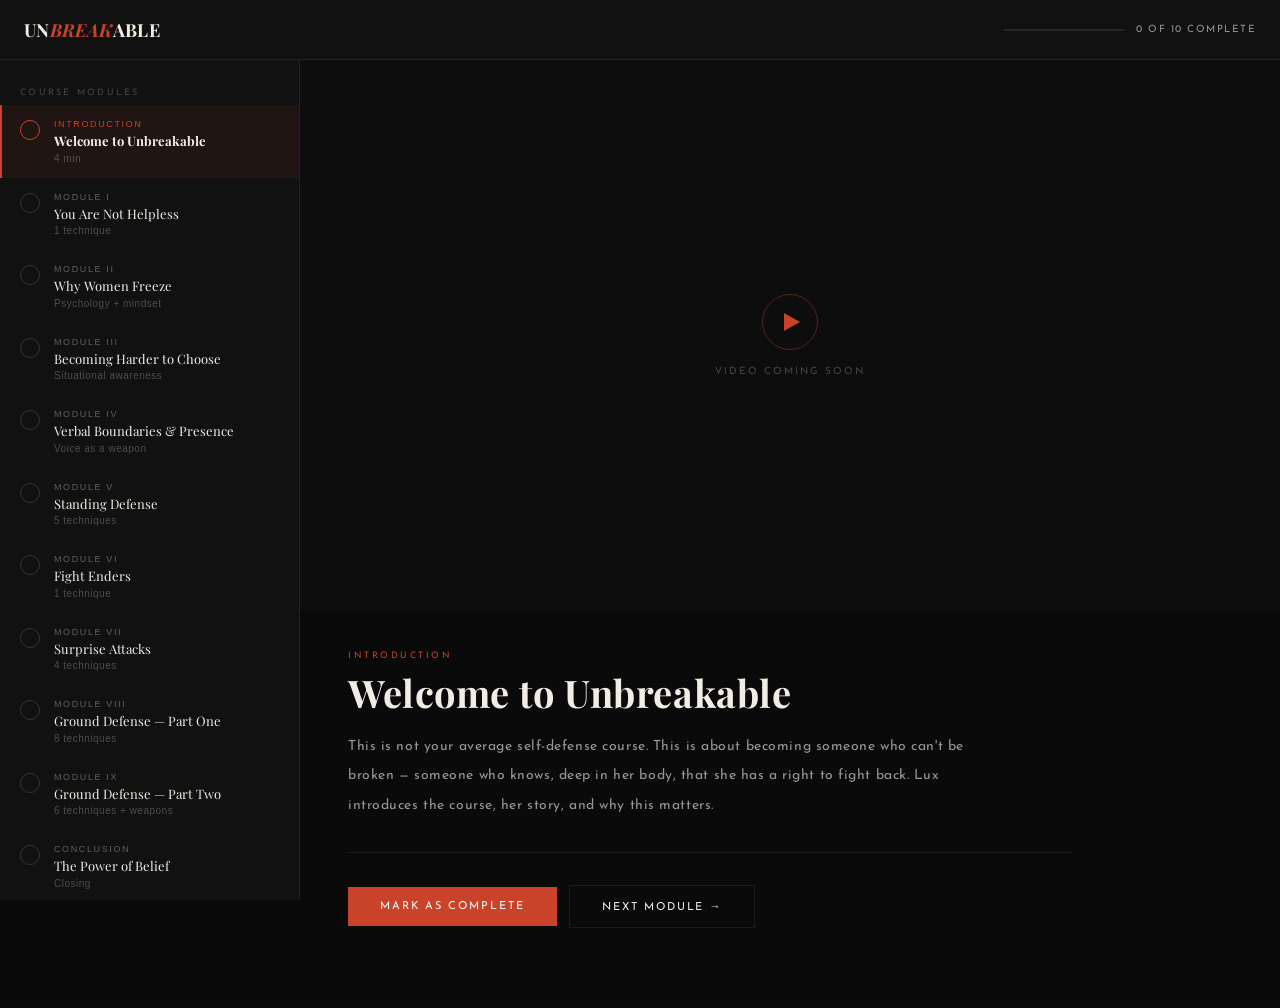
<file: unbreakable-course.html>
<!DOCTYPE html>
<html lang="en">
<head>
<meta charset="UTF-8">
<meta name="viewport" content="width=device-width, initial-scale=1.0">
<title>Unbreakable — Course</title>
<link rel="preconnect" href="https://fonts.googleapis.com">
<link href="https://fonts.googleapis.com/css2?family=Playfair+Display:ital,wght@0,400;0,700;0,900;1,400&family=Josefin+Sans:wght@300;400;600&display=swap" rel="stylesheet">
<style>
  :root {
    --black: #0a0a0a;
    --near-black: #111111;
    --charcoal: #1a1a1a;
    --charcoal-light: #222222;
    --border: rgba(255,255,255,0.07);
    --red: #c8432a;
    --red-bright: #e04830;
    --cream: #f2ede4;
    --cream-dim: #9a9590;
    --white: #ffffff;
    --sidebar-width: 300px;
    --header-height: 60px;
  }

  * { margin: 0; padding: 0; box-sizing: border-box; }
  html { scroll-behavior: smooth; }

  body {
    background: var(--black);
    color: var(--cream);
    font-family: 'Josefin Sans', sans-serif;
    font-size: 14px;
    letter-spacing: 0.04em;
    overflow-x: hidden;
    min-height: 100vh;
  }

  /* ---- HEADER ---- */
  header {
    position: fixed;
    top: 0; left: 0; right: 0;
    height: var(--header-height);
    background: var(--near-black);
    border-bottom: 1px solid var(--border);
    display: flex;
    align-items: center;
    justify-content: space-between;
    padding: 0 24px;
    z-index: 200;
  }
  .header-brand {
    font-family: 'Playfair Display', serif;
    font-size: 18px;
    font-weight: 700;
    color: var(--cream);
    letter-spacing: 0.02em;
  }
  .header-brand span {
    font-style: italic;
    color: var(--red);
  }
  .header-progress {
    display: flex;
    align-items: center;
    gap: 12px;
  }
  .progress-bar-wrap {
    width: 120px;
    height: 2px;
    background: rgba(255,255,255,0.1);
    border-radius: 2px;
    overflow: hidden;
  }
  .progress-bar-fill {
    height: 100%;
    background: var(--red);
    border-radius: 2px;
    transition: width 0.4s ease;
  }
  .progress-label {
    font-size: 10px;
    letter-spacing: 0.15em;
    text-transform: uppercase;
    color: var(--cream-dim);
    white-space: nowrap;
  }
  .header-menu-btn {
    display: none;
    background: none;
    border: none;
    color: var(--cream);
    cursor: pointer;
    padding: 8px;
    flex-direction: column;
    gap: 5px;
  }
  .header-menu-btn span {
    display: block;
    width: 20px;
    height: 1px;
    background: var(--cream);
    transition: all 0.2s;
  }

  /* ---- LAYOUT ---- */
  .layout {
    display: flex;
    padding-top: var(--header-height);
    min-height: 100vh;
  }

  /* ---- SIDEBAR ---- */
  .sidebar {
    width: var(--sidebar-width);
    background: var(--near-black);
    border-right: 1px solid var(--border);
    position: fixed;
    top: var(--header-height);
    left: 0;
    bottom: 0;
    overflow-y: auto;
    z-index: 100;
    scrollbar-width: thin;
    scrollbar-color: rgba(255,255,255,0.1) transparent;
  }
  .sidebar::-webkit-scrollbar { width: 4px; }
  .sidebar::-webkit-scrollbar-track { background: transparent; }
  .sidebar::-webkit-scrollbar-thumb { background: rgba(255,255,255,0.1); }

  .sidebar-inner { padding: 8px 0 40px; }

  .sidebar-section-label {
    font-size: 9px;
    letter-spacing: 0.25em;
    text-transform: uppercase;
    color: var(--cream-dim);
    opacity: 0.4;
    padding: 20px 20px 8px;
  }

  .module-btn {
    display: flex;
    align-items: flex-start;
    gap: 14px;
    width: 100%;
    padding: 14px 20px;
    background: none;
    border: none;
    cursor: pointer;
    text-align: left;
    transition: background 0.15s;
    position: relative;
  }
  .module-btn:hover { background: rgba(255,255,255,0.03); }
  .module-btn.active {
    background: rgba(200,67,42,0.08);
  }
  .module-btn.active::before {
    content: '';
    position: absolute;
    left: 0; top: 0; bottom: 0;
    width: 2px;
    background: var(--red);
  }

  .module-check {
    width: 20px;
    height: 20px;
    border: 1px solid rgba(255,255,255,0.15);
    border-radius: 50%;
    flex-shrink: 0;
    margin-top: 1px;
    display: flex;
    align-items: center;
    justify-content: center;
    transition: all 0.2s;
  }
  .module-btn.completed .module-check {
    background: var(--red);
    border-color: var(--red);
  }
  .module-btn.active .module-check {
    border-color: var(--red);
  }
  .check-icon {
    display: none;
    color: white;
    font-size: 10px;
    line-height: 1;
  }
  .module-btn.completed .check-icon { display: block; }

  .module-btn-text { flex: 1; }
  .module-btn-num {
    font-size: 9px;
    letter-spacing: 0.18em;
    text-transform: uppercase;
    color: var(--cream-dim);
    margin-bottom: 3px;
    opacity: 0.6;
  }
  .module-btn.active .module-btn-num { color: var(--red); opacity: 1; }
  .module-btn-title {
    font-family: 'Playfair Display', serif;
    font-size: 13px;
    color: var(--cream);
    line-height: 1.35;
    font-weight: 400;
  }
  .module-btn.active .module-btn-title { font-weight: 700; }
  .module-btn.completed .module-btn-title { color: var(--cream-dim); }
  .module-btn-techniques {
    font-size: 10px;
    color: var(--cream-dim);
    opacity: 0.45;
    margin-top: 3px;
    letter-spacing: 0.05em;
  }

  /* ---- MAIN CONTENT ---- */
  .main {
    margin-left: var(--sidebar-width);
    flex: 1;
    min-height: calc(100vh - var(--header-height));
    display: flex;
    flex-direction: column;
  }

  /* ---- VIDEO AREA ---- */
  .video-area {
    background: #000;
    width: 100%;
  }
  .video-wrap {
    position: relative;
    width: 100%;
    padding-bottom: 56.25%;
  }
  .video-wrap iframe {
    position: absolute;
    top: 0; left: 0;
    width: 100%; height: 100%;
    border: none;
  }
  .video-placeholder {
    position: absolute;
    inset: 0;
    display: flex;
    flex-direction: column;
    align-items: center;
    justify-content: center;
    gap: 16px;
    background: #0d0d0d;
  }
  .video-placeholder-icon {
    width: 56px;
    height: 56px;
    border: 1px solid rgba(200,67,42,0.4);
    border-radius: 50%;
    display: flex;
    align-items: center;
    justify-content: center;
  }
  .video-placeholder-icon::after {
    content: '';
    width: 0; height: 0;
    border-style: solid;
    border-width: 9px 0 9px 16px;
    border-color: transparent transparent transparent var(--red);
    margin-left: 3px;
  }
  .video-placeholder p {
    font-size: 10px;
    letter-spacing: 0.2em;
    text-transform: uppercase;
    color: var(--cream-dim);
    opacity: 0.4;
  }

  /* ---- MODULE CONTENT ---- */
  .module-content {
    padding: 40px 48px 80px;
    max-width: 820px;
  }
  .module-eyebrow {
    font-size: 9px;
    letter-spacing: 0.28em;
    text-transform: uppercase;
    color: var(--red);
    margin-bottom: 10px;
  }
  .module-title-large {
    font-family: 'Playfair Display', serif;
    font-size: clamp(24px, 3vw, 38px);
    font-weight: 700;
    color: var(--cream);
    line-height: 1.2;
    margin-bottom: 16px;
  }
  .module-description {
    font-size: 14px;
    line-height: 2.1;
    color: var(--cream-dim);
    max-width: 640px;
    margin-bottom: 32px;
  }

  /* ---- TECHNIQUES LIST ---- */
  .techniques-label {
    font-size: 9px;
    letter-spacing: 0.22em;
    text-transform: uppercase;
    color: var(--cream-dim);
    opacity: 0.5;
    margin-bottom: 12px;
  }
  .techniques-chips {
    display: flex;
    flex-wrap: wrap;
    gap: 8px;
    margin-bottom: 40px;
  }
  .technique-chip {
    font-size: 11px;
    letter-spacing: 0.06em;
    color: var(--cream-dim);
    background: var(--charcoal);
    border: 1px solid var(--border);
    padding: 6px 14px;
    border-radius: 2px;
    font-family: 'Playfair Display', serif;
    font-style: italic;
    cursor: default;
    text-align: left;
  }
  .technique-chip.clickable {
    cursor: pointer;
    border-color: rgba(200,67,42,0.3);
    color: var(--cream);
    transition: background 0.15s, border-color 0.15s, transform 0.1s;
  }
  .technique-chip.clickable:hover {
    background: rgba(200,67,42,0.1);
    border-color: var(--red);
    transform: translateY(-1px);
  }
  .chip-arrow {
    color: var(--red);
    margin-right: 6px;
    font-style: normal;
    font-size: 10px;
  }

  /* ---- NAVIGATION BUTTONS ---- */
  .module-nav {
    display: flex;
    gap: 12px;
    align-items: center;
    flex-wrap: wrap;
  }
  .btn-complete {
    background: var(--red);
    color: var(--white);
    font-family: 'Josefin Sans', sans-serif;
    font-size: 11px;
    letter-spacing: 0.18em;
    text-transform: uppercase;
    padding: 14px 32px;
    border: none;
    cursor: pointer;
    transition: background 0.2s, transform 0.15s;
  }
  .btn-complete:hover { background: var(--red-bright); transform: translateY(-1px); }
  .btn-complete.done {
    background: var(--charcoal);
    color: var(--cream-dim);
    cursor: default;
    transform: none;
  }
  .btn-next {
    background: none;
    color: var(--cream);
    font-family: 'Josefin Sans', sans-serif;
    font-size: 11px;
    letter-spacing: 0.18em;
    text-transform: uppercase;
    padding: 14px 32px;
    border: 1px solid var(--border);
    cursor: pointer;
    transition: border-color 0.2s, color 0.2s;
  }
  .btn-next:hover { border-color: var(--cream-dim); }
  .btn-next:disabled { opacity: 0.3; cursor: default; }

  /* ---- DIVIDER ---- */
  .content-divider {
    width: 100%;
    height: 1px;
    background: var(--border);
    margin: 32px 0;
  }

  /* ---- MOBILE OVERLAY ---- */
  .sidebar-overlay {
    display: none;
    position: fixed;
    inset: 0;
    background: rgba(0,0,0,0.7);
    z-index: 99;
  }

  /* ---- RESPONSIVE ---- */
  @media (max-width: 768px) {
    :root { --sidebar-width: 280px; }
    .sidebar {
      transform: translateX(-100%);
      transition: transform 0.3s ease;
    }
    .sidebar.open { transform: translateX(0); }
    .sidebar-overlay.open { display: block; }
    .main { margin-left: 0; }
    .header-menu-btn { display: flex; }
    .module-content { padding: 24px 20px 60px; }
    .header-progress { display: none; }
  }
</style>
</head>
<body>

<!-- HEADER -->
<header>
  <div class="header-brand">UN<span>BREAK</span>ABLE</div>
  <div class="header-progress">
    <div class="progress-bar-wrap">
      <div class="progress-bar-fill" id="progress-bar" style="width:0%"></div>
    </div>
    <span class="progress-label" id="progress-label">0 of 10 complete</span>
  </div>
  <button class="header-menu-btn" id="menu-btn" aria-label="Toggle menu">
    <span></span><span></span><span></span>
  </button>
</header>

<div class="sidebar-overlay" id="sidebar-overlay"></div>

<div class="layout">

  <!-- SIDEBAR -->
  <aside class="sidebar" id="sidebar">
    <div class="sidebar-inner">
      <div class="sidebar-section-label">Course Modules</div>

      <button class="module-btn active" data-module="0" onclick="loadModule(0)">
        <div class="module-check"><span class="check-icon">✓</span></div>
        <div class="module-btn-text">
          <div class="module-btn-num">Introduction</div>
          <div class="module-btn-title">Welcome to Unbreakable</div>
          <div class="module-btn-techniques">4 min</div>
        </div>
      </button>

      <button class="module-btn" data-module="1" onclick="loadModule(1)">
        <div class="module-check"><span class="check-icon">✓</span></div>
        <div class="module-btn-text">
          <div class="module-btn-num">Module I</div>
          <div class="module-btn-title">You Are Not Helpless</div>
          <div class="module-btn-techniques">1 technique</div>
        </div>
      </button>

      <button class="module-btn" data-module="2" onclick="loadModule(2)">
        <div class="module-check"><span class="check-icon">✓</span></div>
        <div class="module-btn-text">
          <div class="module-btn-num">Module II</div>
          <div class="module-btn-title">Why Women Freeze</div>
          <div class="module-btn-techniques">Psychology + mindset</div>
        </div>
      </button>

      <button class="module-btn" data-module="3" onclick="loadModule(3)">
        <div class="module-check"><span class="check-icon">✓</span></div>
        <div class="module-btn-text">
          <div class="module-btn-num">Module III</div>
          <div class="module-btn-title">Becoming Harder to Choose</div>
          <div class="module-btn-techniques">Situational awareness</div>
        </div>
      </button>

      <button class="module-btn" data-module="4" onclick="loadModule(4)">
        <div class="module-check"><span class="check-icon">✓</span></div>
        <div class="module-btn-text">
          <div class="module-btn-num">Module IV</div>
          <div class="module-btn-title">Verbal Boundaries & Presence</div>
          <div class="module-btn-techniques">Voice as a weapon</div>
        </div>
      </button>

      <button class="module-btn" data-module="5" onclick="loadModule(5)">
        <div class="module-check"><span class="check-icon">✓</span></div>
        <div class="module-btn-text">
          <div class="module-btn-num">Module V</div>
          <div class="module-btn-title">Standing Defense</div>
          <div class="module-btn-techniques">5 techniques</div>
        </div>
      </button>

      <button class="module-btn" data-module="6" onclick="loadModule(6)">
        <div class="module-check"><span class="check-icon">✓</span></div>
        <div class="module-btn-text">
          <div class="module-btn-num">Module VI</div>
          <div class="module-btn-title">Fight Enders</div>
          <div class="module-btn-techniques">1 technique</div>
        </div>
      </button>

      <button class="module-btn" data-module="7" onclick="loadModule(7)">
        <div class="module-check"><span class="check-icon">✓</span></div>
        <div class="module-btn-text">
          <div class="module-btn-num">Module VII</div>
          <div class="module-btn-title">Surprise Attacks</div>
          <div class="module-btn-techniques">4 techniques</div>
        </div>
      </button>

      <button class="module-btn" data-module="8" onclick="loadModule(8)">
        <div class="module-check"><span class="check-icon">✓</span></div>
        <div class="module-btn-text">
          <div class="module-btn-num">Module VIII</div>
          <div class="module-btn-title">Ground Defense — Part One</div>
          <div class="module-btn-techniques">8 techniques</div>
        </div>
      </button>

      <button class="module-btn" data-module="9" onclick="loadModule(9)">
        <div class="module-check"><span class="check-icon">✓</span></div>
        <div class="module-btn-text">
          <div class="module-btn-num">Module IX</div>
          <div class="module-btn-title">Ground Defense — Part Two</div>
          <div class="module-btn-techniques">6 techniques + weapons</div>
        </div>
      </button>

      <button class="module-btn" data-module="10" onclick="loadModule(10)">
        <div class="module-check"><span class="check-icon">✓</span></div>
        <div class="module-btn-text">
          <div class="module-btn-num">Conclusion</div>
          <div class="module-btn-title">The Power of Belief</div>
          <div class="module-btn-techniques">Closing</div>
        </div>
      </button>

    </div>
  </aside>

  <!-- MAIN -->
  <main class="main" id="main-content">
    <div class="video-area">
      <div class="video-wrap" id="video-wrap">
        <div class="video-placeholder" id="video-placeholder">
          <div class="video-placeholder-icon"></div>
          <p>Video coming soon</p>
        </div>
      </div>
    </div>

    <div class="module-content" id="module-content">
      <!-- Populated by JS -->
    </div>
  </main>

</div>

<script>
  // ---- MODULE DATA ----
  const MODULES = [
    {
      num: 'Introduction',
      title: 'Welcome to Unbreakable',
      description: 'This is not your average self-defense course. This is about becoming someone who can\'t be broken — someone who knows, deep in her body, that she has a right to fight back. Lux introduces the course, her story, and why this matters.',
      techniques: [],
      youtube: '' // paste YouTube ID here e.g. 'ToBs1HwDf_0'
    },
    {
      num: 'Module I',
      title: 'You Are Not Helpless',
      description: 'The first and most important realization: this stuff works. We begin with the guillotine choke — simple, devastating, and the technique that will make you feel, for the first time, what it means to be dangerous.',
      techniques: ['Guillotine choke'],
      youtube: ''
    },
    {
      num: 'Module II',
      title: 'Why Women Freeze',
      description: 'If you\'ve ever frozen in a threatening situation — that was not failure. That was your nervous system doing exactly what it evolved to do. Here we break down the science of freeze, why it\'s not your fault, and how training rewires it.',
      techniques: [],
      youtube: ''
    },
    {
      num: 'Module III',
      title: 'Becoming Harder to Choose',
      description: 'In 1981, convicted violent offenders were shown footage of strangers walking down a sidewalk. Within seconds they identified their targets — and they all chose the same people. It wasn\'t size or age. It was certainty. Here\'s how to change what you signal.',
      techniques: [],
      youtube: ''
    },
    {
      num: 'Module IV',
      title: 'Verbal Boundaries & Presence',
      description: 'Your voice is a weapon. Predators thrive on silence — a woman who makes noise, names them in public, directs bystanders is a predator\'s worst nightmare before a single hand is raised. How to be loud, assertive, and override the freeze in your voice.',
      techniques: [],
      youtube: ''
    },
    {
      num: 'Module V',
      title: 'Standing Defense',
      description: 'Most attacks begin on the feet. Someone grabs your wrist, your hair, your clothing — they want to either drag you to a second location or force you to the ground. Both are more dangerous. This module teaches you to break grips, deny control, and get out fast.',
      techniques: ['Wrist grab escape — variation 1', 'Wrist grab escape — variation 2', 'Hair grab escape', 'Shirt grab escape — variation 1', 'Shirt grab escape — variation 2'],
      youtube: ''
    },
    {
      num: 'Module VI',
      title: 'Fight Enders',
      description: 'Sometimes running isn\'t enough. Susan Kuhnhausen fought a hitman for fourteen minutes — and what saved her life wasn\'t hitting him or running. It was a choke. A properly applied choke does not rely on pain compliance or someone deciding to quit. It shuts the body down.',
      techniques: ['Rear naked choke'],
      youtube: ''
    },
    {
      num: 'Module VII',
      title: 'Surprise Attacks',
      description: 'Predators look for the moment your mind drifts. What if you don\'t see it coming? This module is about what to do when someone grabs you from behind with no warning — when there is no time to think, only time to act.',
      techniques: ['Grabbed from behind — under the arms', 'Grabbed from behind — over the arms', 'Rear choke defense — option 1', 'Rear choke defense — option 2'],
      youtube: ''
    },
    {
      num: 'Module VIII',
      title: 'Ground Defense — Part One',
      description: 'If you end up on the ground, the fight is not over. This module covers what to do when an attacker is standing over you or between your legs — positions that feel overwhelming but are more survivable than you think.',
      techniques: ['Technical standup', 'Technical standup + upkick', 'Ankle sweep', 'Triangle choke', 'Hip bump sweep', 'Kimura', 'Guillotine from guard', 'Get up from guard'],
      youtube: ''
    },
    {
      num: 'Module IX',
      title: 'Ground Defense — Part Two',
      description: 'Pinned escapes, strategic compliance, and weapon defense. Including the upkick Terra Newell used to disarm the man who came to kill her in a parking garage — knife in hand.',
      techniques: ['Bridge solo drill', 'Escape mount — bridge and roll', 'Escaping knee on belly', 'T-shirt choke', 'Ezekiel choke', 'Upkick to disarm'],
      youtube: ''
    }
  ];

  const TOTAL = MODULES.length;
  let currentModule = 0;
  let completed = JSON.parse(localStorage.getItem('unbreakable_progress') || '[]');

  function saveProgress() {
    localStorage.setItem('unbreakable_progress', JSON.stringify(completed));
  }

  function updateProgress() {
    const pct = Math.round((completed.length / TOTAL) * 100);
    document.getElementById('progress-bar').style.width = pct + '%';
    document.getElementById('progress-label').textContent = completed.length + ' of ' + TOTAL + ' complete';
  }

  function loadModule(index) {
    currentModule = index;
    const m = MODULES[index];

    // Update sidebar
    document.querySelectorAll('.module-btn').forEach((btn, i) => {
      btn.classList.remove('active');
      btn.classList.toggle('completed', completed.includes(i));
    });
    document.querySelector('[data-module="' + index + '"]').classList.add('active');

    // Video
    const wrap = document.getElementById('video-wrap');
    if (m.youtube) {
      wrap.innerHTML = '<iframe id="yt-player" src="https://www.youtube.com/embed/' + m.youtube + '?rel=0&modestbranding=1&enablejsapi=1" frameborder="0" allow="accelerometer; autoplay; clipboard-write; encrypted-media; gyroscope; picture-in-picture" allowfullscreen style="position:absolute;top:0;left:0;width:100%;height:100%;"></iframe><div id="yt-end-cover" style="position:absolute;inset:0;background:#000;pointer-events:none;opacity:0;transition:opacity 0.3s;"></div>';
      initYTOverlay();
    } else {
      wrap.innerHTML = '<div class="video-placeholder"><div class="video-placeholder-icon"></div><p>Video coming soon</p></div>';
    }

    // Content
    const isCompleted = completed.includes(index);
    const hasNext = index < TOTAL - 1;
    const techHtml = m.techniques.length > 0
      ? '<div class="techniques-label">Techniques covered</div><div class="techniques-chips">' +
        m.techniques.map(t => '<span class="technique-chip">' + t + '</span>').join('') +
        '</div>'
      : '';

    document.getElementById('module-content').innerHTML =
      '<div class="module-eyebrow">' + m.num + '</div>' +
      '<h1 class="module-title-large">' + m.title + '</h1>' +
      '<p class="module-description">' + m.description + '</p>' +
      techHtml +
      '<div class="content-divider"></div>' +
      '<div class="module-nav">' +
      '<button class="btn-complete' + (isCompleted ? ' done' : '') + '" id="complete-btn" onclick="markComplete(' + index + ')">' +
      (isCompleted ? '✓ Completed' : 'Mark as Complete') +
      '</button>' +
      (hasNext ? '<button class="btn-next" onclick="loadModule(' + (index + 1) + ')">Next Module →</button>' : '') +
      '</div>';

    updateProgress();

    // Close sidebar on mobile
    if (window.innerWidth <= 768) {
      document.getElementById('sidebar').classList.remove('open');
      document.getElementById('sidebar-overlay').classList.remove('open');
    }

    // Scroll to top
    window.scrollTo({ top: 0, behavior: 'smooth' });
  }

  function markComplete(index) {
    if (!completed.includes(index)) {
      completed.push(index);
      saveProgress();
    }
    loadModule(index); // re-render
  }

  // ---- SEEK TO TIMESTAMP ----
  function seekTo(seconds) {
    var iframe = document.getElementById('yt-player');
    if (!iframe) return;
    // Use YouTube postMessage API to seek
    iframe.contentWindow.postMessage(JSON.stringify({
      event: 'command',
      func: 'seekTo',
      args: [seconds, true]
    }), '*');
    // Also update src with start time as fallback
    var src = iframe.src;
    src = src.replace(/&start=\d+/, '');
    iframe.src = src + '&start=' + seconds;
    // Scroll to top so video is visible
    window.scrollTo({ top: 0, behavior: 'smooth' });
  }

  // YouTube end screen overlay
  function initYTOverlay() {
    var cover = document.getElementById('yt-end-cover');
    if (!cover) return;
    var tag = document.createElement('script');
    tag.src = 'https://www.youtube.com/iframe_api';
    var existing = document.querySelector('script[src*="youtube.com/iframe_api"]');
    if (!existing) document.head.appendChild(tag);

    function setupPlayer() {
      if (typeof YT === 'undefined' || !YT.Player) {
        setTimeout(setupPlayer, 200);
        return;
      }
      new YT.Player('yt-player', {
        events: {
          onStateChange: function(e) {
            if (e.data === YT.PlayerState.ENDED) {
              cover.style.opacity = '1';
              cover.style.pointerEvents = 'all';
            }
            if (e.data === YT.PlayerState.PLAYING) {
              cover.style.opacity = '0';
              cover.style.pointerEvents = 'none';
            }
          }
        }
      });
    }
    window.onYouTubeIframeAPIReady = setupPlayer;
    setupPlayer();
  }

  // Mobile menu
  document.getElementById('menu-btn').addEventListener('click', function() {
    document.getElementById('sidebar').classList.toggle('open');
    document.getElementById('sidebar-overlay').classList.toggle('open');
  });
  document.getElementById('sidebar-overlay').addEventListener('click', function() {
    document.getElementById('sidebar').classList.remove('open');
    this.classList.remove('open');
  });

  // Init
  loadModule(0);
</script>

</body>
</html>
</file>
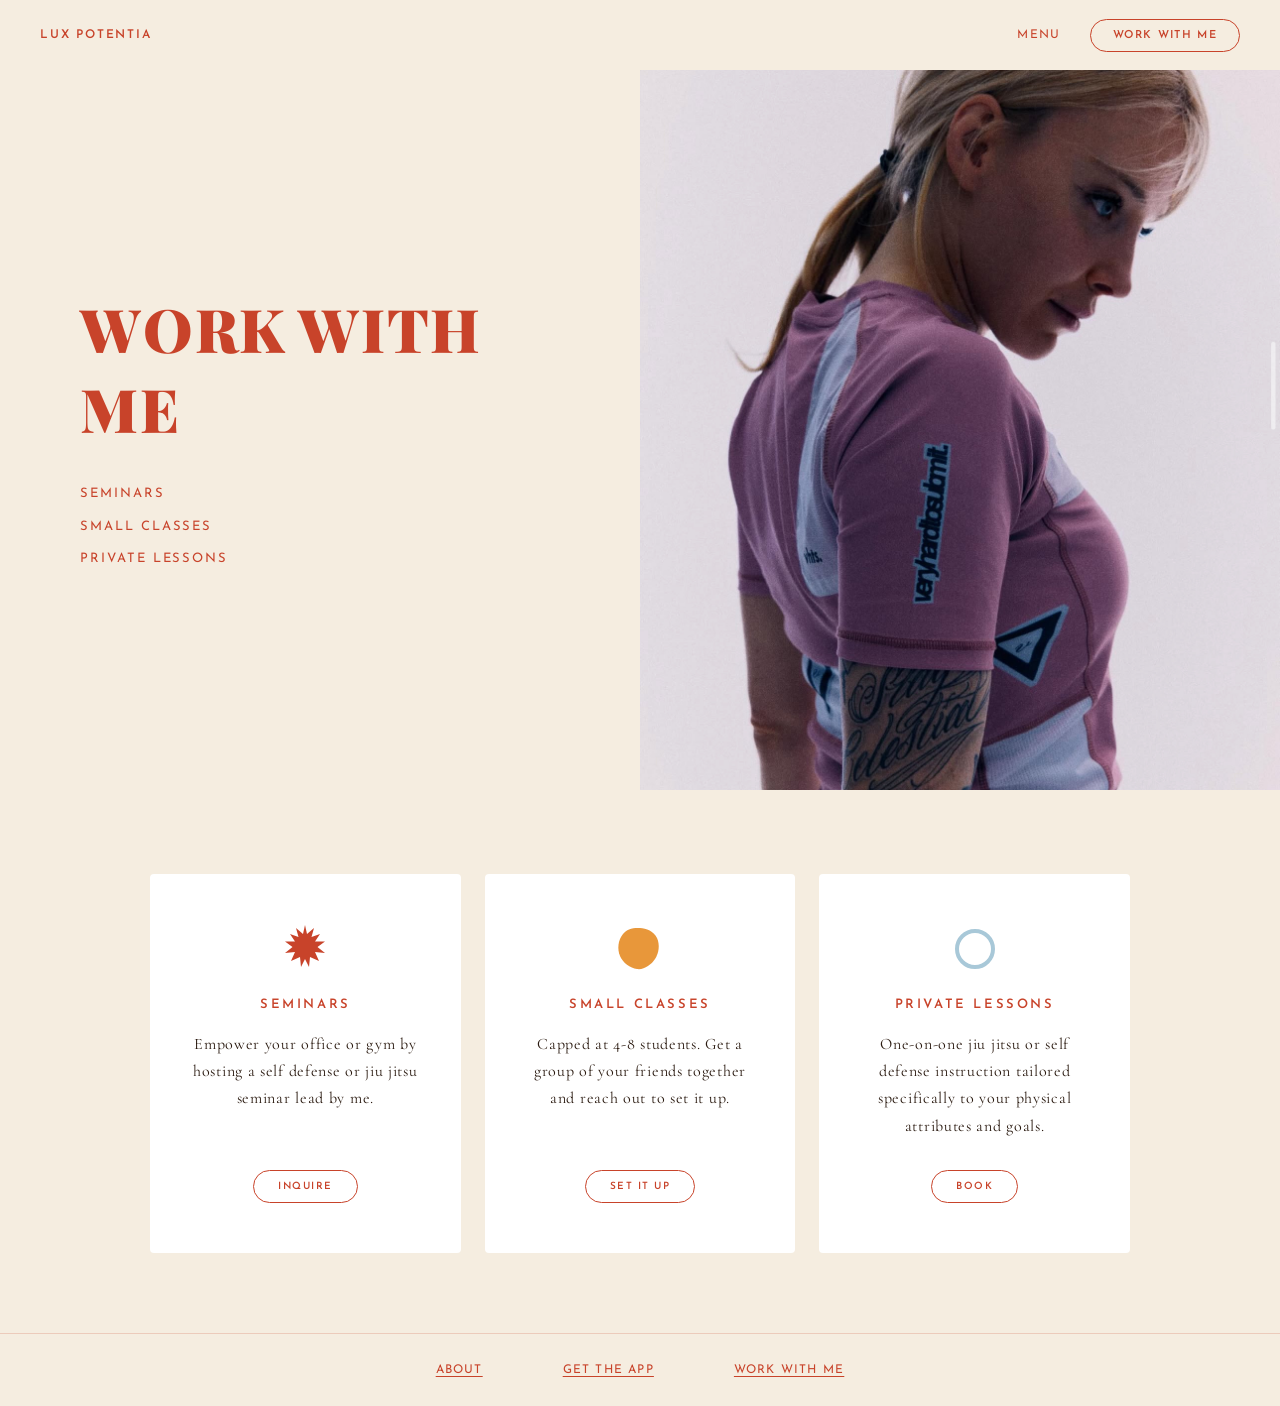
<file: work-with-me.html>
<!DOCTYPE html>
<html lang="en">
<head>
  <meta charset="UTF-8" />
  <meta name="viewport" content="width=device-width, initial-scale=1.0" />
  <title>Work With Me — Lux Potentia</title>
  <link rel="stylesheet" href="style.css" />
</head>
<body>

  <!-- NAV OVERLAY -->
  <div class="nav-overlay" id="navOverlay">
    <button class="close-btn" onclick="toggleMenu()">Close</button>
    <a href="index.html">Home</a>
    <a href="about.html">About</a>
    <a href="work-with-me.html">Work With Me</a>
    <a href="courses.html">Get the App</a>
  </div>

  <!-- NAV -->
  <nav>
    <a class="nav-logo" href="index.html">Lux Potentia</a>
    <div class="nav-right">
      <button class="nav-menu-btn" onclick="toggleMenu()">Menu</button>
      <a class="nav-cta" href="work-with-me.html">Work With Me</a>
    </div>
  </nav>

  <div class="page-content">

    <!-- HERO -->
    <section class="work-hero">
      <div class="work-hero-text">
        <h1 class="section-title fade-up fade-up-delay-1">WORK WITH ME</h1>
        <ul class="work-services-list fade-up fade-up-delay-2">
          <li>Seminars</li>
          <li>Small Classes</li>
          <li>Private Lessons</li>
        </ul>
      </div>
      <div class="work-hero-image">
        <!-- Replace with your actual image -->
        <img src="work-hero.jpg" alt="Lux Potentia — Work With Me" />
      </div>
    </section>

    <!-- SERVICE CARDS -->
    <div class="services-cards" style="grid-template-columns: 1fr 1fr 1fr; max-width: 1100px;">

      <div class="service-card">
        <svg class="card-icon shape-burst" viewBox="0 0 100 100" fill="currentColor">
          <path d="M50 2 L54 20 L68 8 L63 26 L80 20 L70 35 L90 35 L75 46 L90 58 L70 56 L78 74 L60 66 L58 86 L50 70 L42 86 L40 66 L22 74 L30 56 L10 58 L25 46 L10 35 L30 35 L20 20 L37 26 L32 8 L46 20 Z"/>
        </svg>
        <h3>Seminars</h3>
        <p>Empower your office or gym by hosting a self defense or jiu jitsu seminar lead by me.</p>
        <a href="seminars.html" class="btn-outline btn-sm">Inquire</a>
      </div>

      <div class="service-card">
        <svg class="card-icon shape-blob" viewBox="0 0 100 100" fill="currentColor">
          <path d="M50 8 C62 8, 78 15, 84 28 C90 41, 88 58, 80 70 C72 82, 58 92, 44 90 C30 88, 16 78, 10 64 C4 50, 6 32, 16 20 C26 8, 38 8, 50 8 Z"/>
        </svg>
        <h3>Small Classes</h3>
        <p>Capped at 4-8 students. Get a group of your friends together and reach out to set it up.</p>
        <a href="semiprivate.html" class="btn-outline btn-sm">Set It Up</a>
      </div>

      <div class="service-card">
        <svg class="card-icon" viewBox="0 0 100 100" width="50" height="50">
          <circle cx="50" cy="50" r="36" fill="none" stroke="#a8c8d8" stroke-width="8"/>
        </svg>
        <h3>Private Lessons</h3>
        <p>One-on-one jiu jitsu or self defense instruction tailored specifically to your physical attributes and goals.</p>
        <a href="book-session.html" class="btn-outline btn-sm">Book</a>
      </div>

    </div>

    <!-- FOOTER -->
    <footer>
      <a href="about.html">About</a>
      <a href="courses.html">Get the App</a>
      <a href="work-with-me.html">Work With Me</a>
    </footer>

  </div>

  <script src="nav.js"></script>
</body>
</html>
</file>
<file: style.css>
@import url('https://fonts.googleapis.com/css2?family=Playfair+Display:wght@400;700;900&family=Cormorant+Garamond:wght@300;400;500;600&family=Josefin+Sans:wght@300;400;600&display=swap');

:root {
  --cream: #f5ede0;
  --cream-dark: #edddc8;
  --red: #c8432a;
  --red-light: #d4573e;
  --orange: #e8973a;
  --orange-light: #f0b060;
  --blue-soft: #a8c8d8;
  --white: #ffffff;
  --text-dark: #2a1a10;
  --nav-height: 70px;
}

* {
  margin: 0;
  padding: 0;
  box-sizing: border-box;
}

html {
  scroll-behavior: smooth;
}

body {
  background-color: var(--cream);
  color: var(--red);
  font-family: 'Josefin Sans', sans-serif;
  font-size: 14px;
  letter-spacing: 0.05em;
  overflow-x: hidden;
}

/* ---- NAVIGATION ---- */
nav {
  position: fixed;
  top: 0;
  left: 0;
  right: 0;
  z-index: 1000;
  display: flex;
  align-items: center;
  justify-content: space-between;
  padding: 0 40px;
  height: var(--nav-height);
  background: var(--cream);
  border-bottom: none;
}

.nav-logo {
  font-family: 'Josefin Sans', sans-serif;
  font-size: 12px;
  font-weight: 600;
  letter-spacing: 0.15em;
  color: var(--red);
  text-decoration: none;
  text-transform: uppercase;
}

.nav-right {
  display: flex;
  align-items: center;
  gap: 30px;
}

.nav-menu-btn {
  font-family: 'Josefin Sans', sans-serif;
  font-size: 12px;
  font-weight: 400;
  letter-spacing: 0.1em;
  color: var(--red);
  background: none;
  border: none;
  cursor: pointer;
  text-transform: uppercase;
}

.nav-cta {
  font-family: 'Josefin Sans', sans-serif;
  font-size: 11px;
  font-weight: 600;
  letter-spacing: 0.12em;
  color: var(--red);
  text-decoration: none;
  text-transform: uppercase;
  border: 1.5px solid var(--red);
  border-radius: 30px;
  padding: 10px 22px;
  transition: all 0.3s ease;
}

.nav-cta:hover {
  background: var(--red);
  color: var(--cream);
}

/* ---- MOBILE NAV OVERLAY ---- */
.nav-overlay {
  position: fixed;
  inset: 0;
  background: var(--red);
  z-index: 999;
  display: flex;
  flex-direction: column;
  align-items: center;
  justify-content: center;
  gap: 40px;
  opacity: 0;
  pointer-events: none;
  transition: opacity 0.4s ease;
}

.nav-overlay.open {
  opacity: 1;
  pointer-events: all;
}

.nav-overlay a {
  font-family: 'Playfair Display', serif;
  font-size: clamp(28px, 5vw, 52px);
  color: var(--cream);
  text-decoration: none;
  letter-spacing: 0.05em;
  transition: opacity 0.2s;
}

.nav-overlay a:hover {
  opacity: 0.7;
}

.nav-overlay .close-btn {
  position: absolute;
  top: 25px;
  right: 40px;
  font-family: 'Josefin Sans', sans-serif;
  font-size: 12px;
  color: var(--cream);
  background: none;
  border: none;
  cursor: pointer;
  letter-spacing: 0.1em;
  text-transform: uppercase;
}

/* ---- PAGE WRAPPER ---- */
.page-content {
  padding-top: var(--nav-height);
}

/* ---- HERO SECTION ---- */
.hero {
  display: grid;
  grid-template-columns: 1fr 1fr;
  min-height: calc(100vh - var(--nav-height));
  align-items: center;
}

.hero-image {
  height: calc(100vh - var(--nav-height));
  overflow: hidden;
}

.hero-image img {
  width: 100%;
  height: 100%;
  object-fit: cover;
  object-position: center top;
}

.hero-text {
  display: flex;
  flex-direction: column;
  align-items: center;
  justify-content: center;
  padding: 60px 80px;
  text-align: center;
}

.hero-title {
  font-family: 'Playfair Display', serif;
  font-size: clamp(64px, 8vw, 110px);
  font-weight: 900;
  color: var(--red);
  line-height: 0.95;
  letter-spacing: -0.01em;
  margin-bottom: 30px;
}

.hero-subtitle {
  font-family: 'Josefin Sans', sans-serif;
  font-size: 13px;
  font-weight: 300;
  letter-spacing: 0.2em;
  color: var(--text-dark);
  line-height: 2.2;
  text-transform: uppercase;
  margin-bottom: 50px;
}

/* ---- BUTTONS ---- */
.btn-outline {
  display: inline-block;
  font-family: 'Josefin Sans', sans-serif;
  font-size: 11px;
  font-weight: 600;
  letter-spacing: 0.15em;
  color: var(--red);
  text-decoration: none;
  text-transform: uppercase;
  border: 1.5px solid var(--red);
  border-radius: 30px;
  padding: 14px 36px;
  transition: all 0.3s ease;
  cursor: pointer;
  background: none;
}

.btn-outline:hover {
  background: var(--red);
  color: var(--cream);
}

.btn-outline.btn-sm {
  font-size: 10px;
  padding: 10px 24px;
}

/* ---- MISSION SECTION ---- */
.mission {
  background: var(--white);
  padding: 80px 40px;
  text-align: center;
  position: relative;
}

.mission-icon {
  width: 50px;
  height: 50px;
  margin: 0 auto 30px;
}

.mission p {
  font-family: 'Cormorant Garamond', serif;
  font-size: clamp(16px, 2vw, 20px);
  font-weight: 400;
  color: var(--red);
  max-width: 700px;
  margin: 0 auto;
  line-height: 1.7;
}

.mission .btn-outline {
  margin-top: 40px;
}

/* ---- SECTION HEADINGS ---- */
.section-title {
  font-family: 'Playfair Display', serif;
  font-size: clamp(36px, 5vw, 60px);
  font-weight: 900;
  color: var(--red);
  letter-spacing: 0.03em;
  text-align: center;
}

/* ---- SERVICES SECTION ---- */
.services {
  padding: 100px 40px;
}

.services .section-title {
  margin-bottom: 60px;
}

.services-grid {
  display: grid;
  grid-template-columns: repeat(3, 1fr);
  gap: 40px;
  max-width: 900px;
  margin: 0 auto;
  text-align: center;
}

.service-item .service-icon {
  width: 80px;
  height: 80px;
  margin: 0 auto 20px;
  display: flex;
  align-items: center;
  justify-content: center;
}

.service-item h3 {
  font-family: 'Josefin Sans', sans-serif;
  font-size: 12px;
  font-weight: 600;
  letter-spacing: 0.18em;
  color: var(--red);
  text-transform: uppercase;
  margin-bottom: 12px;
}

.service-item p {
  font-family: 'Cormorant Garamond', serif;
  font-size: 15px;
  color: var(--text-dark);
  line-height: 1.6;
  opacity: 0.8;
}

/* ---- PHOTO STRIP ---- */
.photo-strip {
  display: grid;
  grid-template-columns: repeat(5, 1fr);
  height: 320px;
  overflow: hidden;
}

.photo-strip-item {
  overflow: hidden;
  position: relative;
}

.photo-strip-item img {
  width: 100%;
  height: 100%;
  object-fit: cover;
  transition: transform 0.5s ease;
}

.photo-strip-item:hover img {
  transform: scale(1.05);
}

.photo-strip-item.color-block {
  display: flex;
  align-items: center;
  justify-content: center;
}

.photo-strip-item.color-orange { background: var(--orange); }
.photo-strip-item.color-orange-light { background: var(--orange-light); }
.photo-strip-item.color-red { background: var(--red); }

/* ---- NEWSLETTER ---- */
.newsletter {
  padding: 70px 40px;
  display: grid;
  grid-template-columns: 1fr 1fr;
  align-items: center;
  gap: 60px;
  max-width: 1100px;
  margin: 0 auto;
}

.newsletter-text h3 {
  font-family: 'Josefin Sans', sans-serif;
  font-size: 13px;
  font-weight: 600;
  letter-spacing: 0.2em;
  color: var(--red);
  text-transform: uppercase;
  margin-bottom: 10px;
}

.newsletter-text p {
  font-family: 'Cormorant Garamond', serif;
  font-size: 15px;
  color: var(--text-dark);
}

.newsletter-form {
  display: flex;
  gap: 10px;
  flex-wrap: wrap;
}

.newsletter-form input {
  flex: 1;
  min-width: 120px;
  background: var(--white);
  border: 1px solid rgba(200, 67, 42, 0.2);
  border-radius: 4px;
  padding: 12px 16px;
  font-family: 'Josefin Sans', sans-serif;
  font-size: 12px;
  letter-spacing: 0.05em;
  color: var(--text-dark);
  outline: none;
}

.newsletter-form input:focus {
  border-color: var(--red);
}

.newsletter-form input::placeholder {
  color: rgba(42, 26, 16, 0.4);
}

.newsletter-form button {
  white-space: nowrap;
}

/* ---- FOOTER ---- */
footer {
  border-top: 1px solid rgba(200, 67, 42, 0.2);
  padding: 30px 40px;
  display: flex;
  justify-content: center;
  gap: 80px;
}

footer a {
  font-family: 'Josefin Sans', sans-serif;
  font-size: 12px;
  font-weight: 400;
  letter-spacing: 0.1em;
  color: var(--red);
  text-decoration: underline;
  text-underline-offset: 3px;
  text-transform: uppercase;
}

footer a:hover {
  opacity: 0.7;
}

/* ---- ABOUT PAGE ---- */
.about-hero {
  display: grid;
  grid-template-columns: 1fr 1fr;
  min-height: 85vh;
  align-items: start;
  padding-top: 60px;
}

.about-text-col {
  padding: 60px 80px 60px 60px;
  text-align: center;
}

.about-image-col {
  position: relative;
}

.about-image-col img {
  width: 100%;
  height: 85vh;
  object-fit: cover;
  object-position: center top;
}

.about-text-col .section-title {
  margin-bottom: 40px;
}

.story-block {
  margin-bottom: 60px;
}

.story-block p {
  font-family: 'Cormorant Garamond', serif;
  font-size: 15px;
  color: var(--red);
  line-height: 1.85;
  font-style: italic;
}

.shape-divider {
  width: 40px;
  height: 40px;
  margin: 40px auto;
  display: block;
}

/* ---- WORK WITH ME PAGE ---- */
.work-hero {
  display: grid;
  grid-template-columns: 1fr 1fr;
  min-height: 80vh;
  align-items: center;
}

.work-hero-text {
  padding: 60px 80px;
}

.work-hero-text .section-title {
  text-align: left;
  margin-bottom: 30px;
}

.work-services-list {
  list-style: none;
  font-family: 'Josefin Sans', sans-serif;
  font-size: 13px;
  font-weight: 400;
  letter-spacing: 0.15em;
  color: var(--red);
  text-transform: uppercase;
  line-height: 2.5;
}

.work-hero-image img {
  width: 100%;
  height: 80vh;
  object-fit: cover;
  object-position: center top;
}

.services-cards {
  padding: 80px 60px;
  display: grid;
  grid-template-columns: repeat(3, 1fr);
  gap: 24px;
  max-width: 1100px;
  margin: 0 auto;
}

.service-card {
  background: var(--white);
  border-radius: 4px;
  padding: 50px 40px;
  text-align: center;
  display: flex;
  flex-direction: column;
  align-items: center;
}

.service-card .card-icon {
  width: 50px;
  height: 50px;
  margin-bottom: 24px;
}

.service-card h3 {
  font-family: 'Josefin Sans', sans-serif;
  font-size: 13px;
  font-weight: 600;
  letter-spacing: 0.2em;
  color: var(--red);
  text-transform: uppercase;
  margin-bottom: 20px;
}

.service-card p {
  font-family: 'Cormorant Garamond', serif;
  font-size: 16px;
  color: var(--text-dark);
  line-height: 1.7;
  margin-bottom: 30px;
  flex-grow: 1;
}

/* ---- FORM PAGES ---- */
.form-page {
  display: grid;
  grid-template-columns: 1fr 1fr;
  min-height: calc(100vh - var(--nav-height));
  align-items: start;
}

.form-col {
  padding: 80px 60px;
}

.form-col .section-title {
  text-align: left;
  margin-bottom: 16px;
  font-size: clamp(28px, 4vw, 50px);
}

.form-subtitle {
  font-family: 'Josefin Sans', sans-serif;
  font-size: 12px;
  font-weight: 300;
  letter-spacing: 0.15em;
  color: var(--red);
  text-transform: uppercase;
  line-height: 2;
  margin-bottom: 40px;
}

.form-col p.form-desc {
  font-family: 'Cormorant Garamond', serif;
  font-size: 15px;
  color: var(--text-dark);
  line-height: 1.8;
  margin-bottom: 40px;
}

.form-image-col {
  padding: 80px 60px 80px 0;
  display: flex;
  flex-direction: column;
  gap: 20px;
  align-items: flex-end;
}

.form-image-col img {
  width: 100%;
  max-width: 400px;
  height: auto;
  object-fit: cover;
}

.form-image-col img.rounded {
  border-radius: 200px 200px 0 0;
}

/* ---- FORMS ---- */
.contact-form {
  display: flex;
  flex-direction: column;
  gap: 16px;
}

.form-row {
  display: grid;
  grid-template-columns: 1fr 1fr;
  gap: 16px;
}

.form-group {
  display: flex;
  flex-direction: column;
  gap: 6px;
}

.form-group label {
  font-family: 'Josefin Sans', sans-serif;
  font-size: 11px;
  font-weight: 600;
  letter-spacing: 0.1em;
  color: var(--red);
  text-transform: uppercase;
}

.form-group label span {
  font-size: 9px;
  opacity: 0.7;
  margin-left: 4px;
}

.form-group input,
.form-group textarea,
.form-group select {
  background: rgba(255,255,255,0.6);
  border: 1px solid rgba(200, 67, 42, 0.25);
  border-radius: 3px;
  padding: 12px 14px;
  font-family: 'Josefin Sans', sans-serif;
  font-size: 12px;
  letter-spacing: 0.04em;
  color: var(--text-dark);
  outline: none;
  transition: border-color 0.2s;
}

.form-group input:focus,
.form-group textarea:focus {
  border-color: var(--red);
}

.form-group textarea {
  resize: vertical;
  min-height: 100px;
}

.form-check {
  display: flex;
  align-items: center;
  gap: 10px;
  font-family: 'Josefin Sans', sans-serif;
  font-size: 11px;
  letter-spacing: 0.06em;
  color: var(--text-dark);
}

.form-check input[type="checkbox"] {
  accent-color: var(--red);
  width: 14px;
  height: 14px;
}

/* ---- MENTORSHIP PAGE ---- */
.mentorship-hero {
  background: var(--red);
  padding: 100px 60px 80px;
  text-align: center;
}

.mentorship-hero .section-title {
  color: var(--cream);
  margin-bottom: 12px;
}

.mentorship-tagline {
  font-family: 'Josefin Sans', sans-serif;
  font-size: 12px;
  font-weight: 300;
  letter-spacing: 0.25em;
  color: var(--cream);
  opacity: 0.8;
  text-transform: uppercase;
}

.mentorship-body {
  display: grid;
  grid-template-columns: 1fr 1fr;
  padding: 80px 60px;
  gap: 80px;
  align-items: start;
}

.mentorship-body .form-col {
  padding: 0;
}

.mentorship-desc p {
  font-family: 'Cormorant Garamond', serif;
  font-size: 16px;
  color: var(--text-dark);
  line-height: 1.85;
  margin-bottom: 20px;
}

.mentorship-desc .highlight {
  font-family: 'Josefin Sans', sans-serif;
  font-size: 12px;
  font-weight: 600;
  letter-spacing: 0.1em;
  color: var(--red);
  text-transform: uppercase;
  margin-top: 30px;
  display: block;
}

.mentorship-image {
  width: 100%;
  max-width: 360px;
  aspect-ratio: 3/4;
  object-fit: cover;
  object-position: top;
  margin-top: 40px;
}

/* ---- DECORATIVE SVG SHAPES ---- */
.shape-burst { color: var(--red); }
.shape-blob { color: var(--orange); }
.shape-ring { color: var(--blue-soft); }
.shape-blob-soft { color: var(--blue-soft); }

/* ---- ANIMATIONS ---- */
@keyframes fadeUp {
  from { opacity: 0; transform: translateY(30px); }
  to { opacity: 1; transform: translateY(0); }
}

.fade-up {
  animation: fadeUp 0.8s ease forwards;
}

.fade-up-delay-1 { animation-delay: 0.1s; opacity: 0; }
.fade-up-delay-2 { animation-delay: 0.25s; opacity: 0; }
.fade-up-delay-3 { animation-delay: 0.4s; opacity: 0; }

/* ---- RESPONSIVE ---- */
@media (max-width: 900px) {
  .hero,
  .about-hero,
  .work-hero,
  .form-page,
  .mentorship-body {
    grid-template-columns: 1fr;
  }

  .hero-image,
  .about-image-col img,
  .work-hero-image img {
    height: 60vw;
    max-height: 400px;
  }

  .hero-text,
  .about-text-col,
  .work-hero-text {
    padding: 50px 30px;
  }

  .services-grid {
    grid-template-columns: 1fr;
    max-width: 340px;
  }

  .services-cards {
    grid-template-columns: 1fr;
    padding: 40px 24px;
  }

  .photo-strip {
    grid-template-columns: repeat(3, 1fr);
    height: 200px;
  }

  .photo-strip-item:nth-child(4),
  .photo-strip-item:nth-child(5) {
    display: none;
  }

  .newsletter {
    grid-template-columns: 1fr;
    gap: 30px;
    padding: 50px 24px;
  }

  footer {
    gap: 30px;
    flex-wrap: wrap;
    justify-content: center;
  }

  nav {
    padding: 0 20px;
  }

  .form-col {
    padding: 50px 24px;
  }

  .form-image-col {
    padding: 0 24px 50px;
    align-items: center;
  }

  .form-row {
    grid-template-columns: 1fr;
  }

  .mentorship-body {
    padding: 50px 24px;
    gap: 40px;
  }
}
</file>
